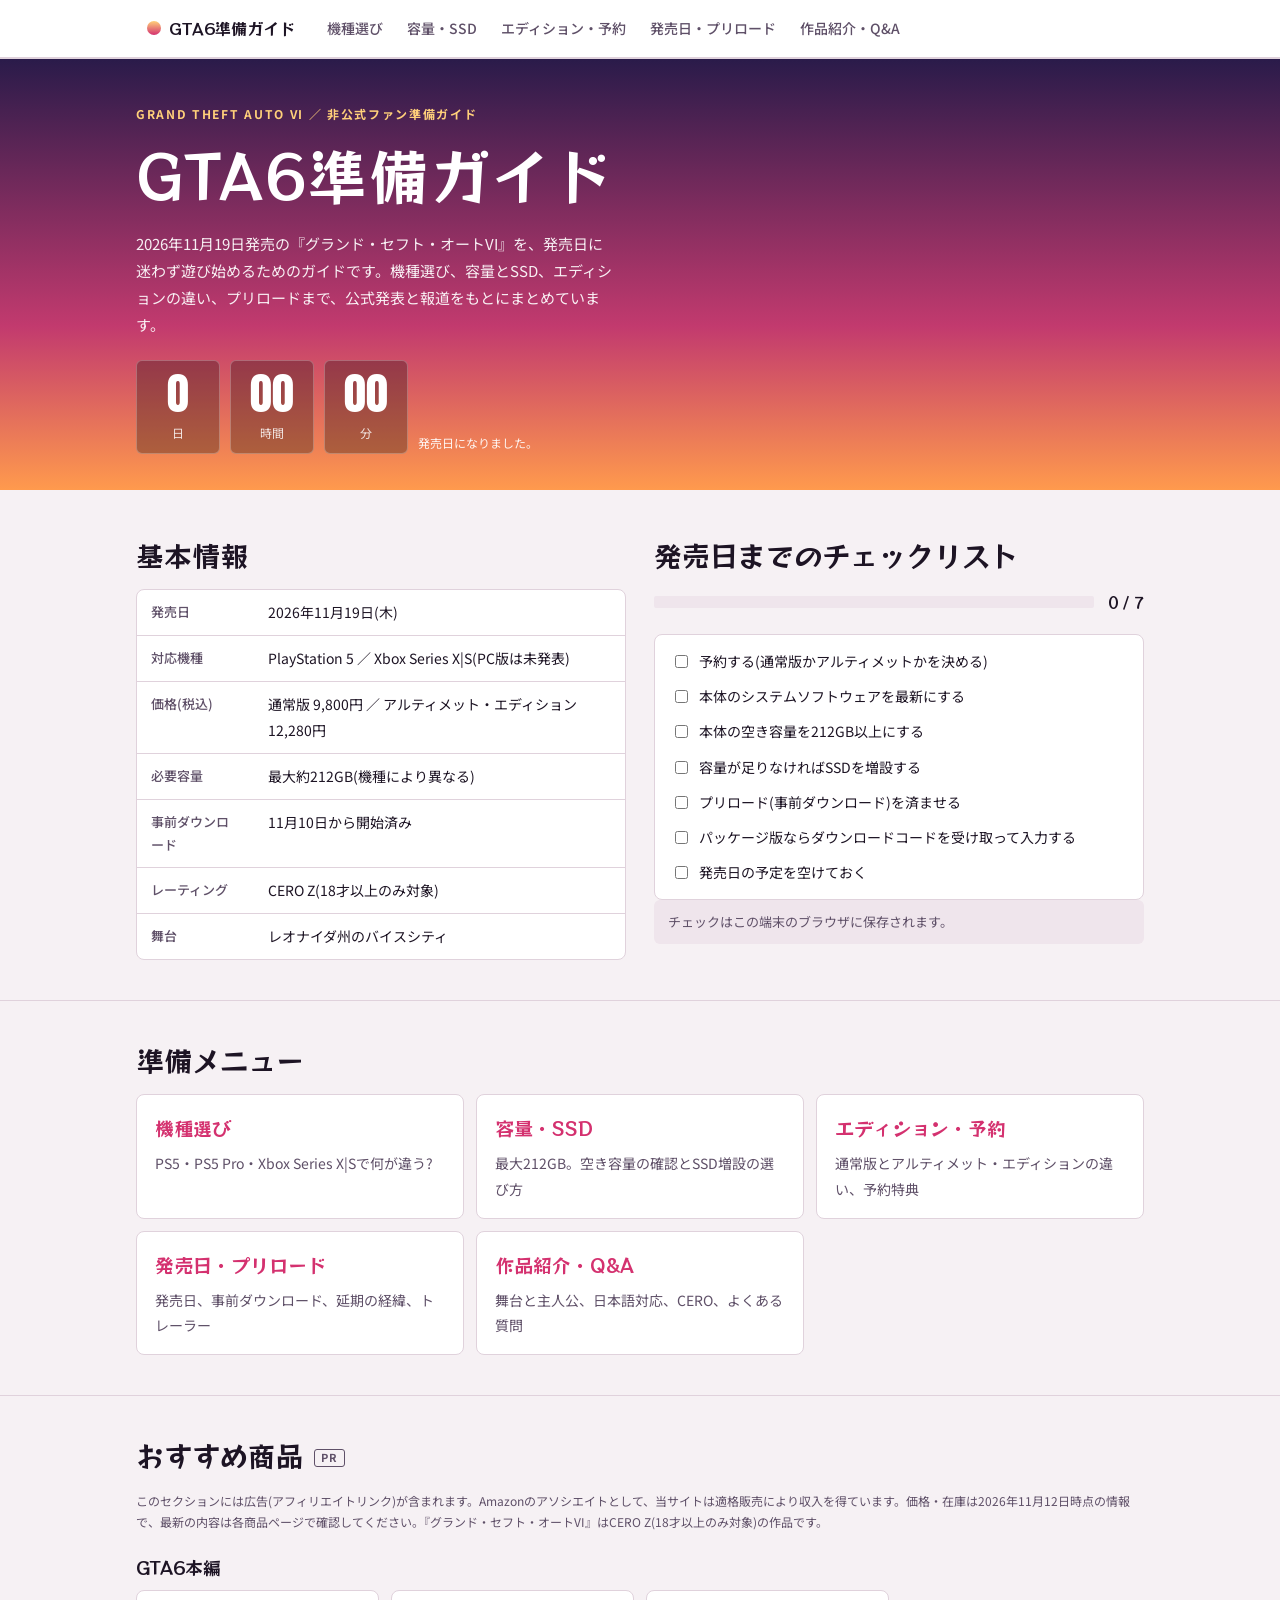
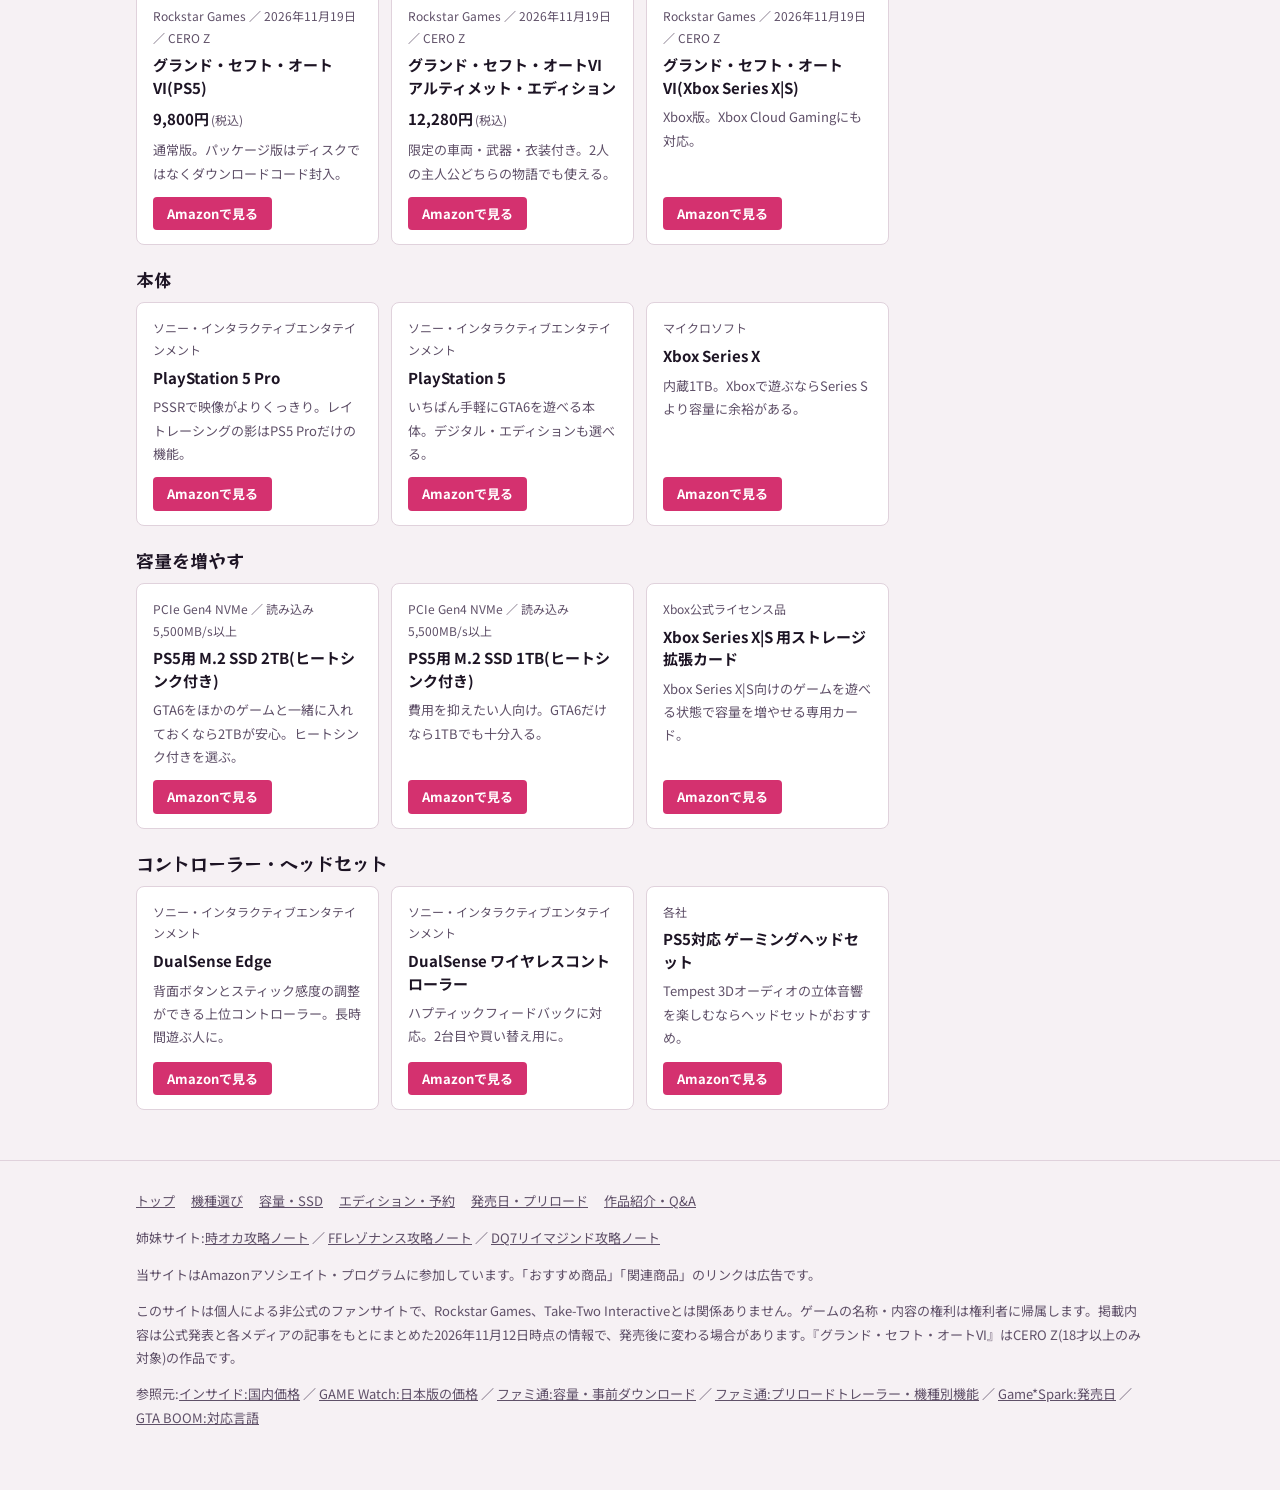
<file: index.html>
<!doctype html>
<html lang="ja">
<head>
<meta charset="utf-8">
<meta name="viewport" content="width=device-width, initial-scale=1, viewport-fit=cover">
<title>GTA6準備ガイド｜発売日・容量・PS5かXboxか・エディションの違いまとめ</title>
<meta name="description" content="2026年11月19日発売の『グランド・セフト・オートVI(GTA6)』を遊ぶための準備ガイド。発売日とプリロード、必要容量212GBとSSD増設、PS5・PS5 Pro・Xboxの違い、通常版とアルティメット・エディションの違い、予約特典、よくある質問。">
<link rel="canonical" href="https://piggy0322-wq.github.io/gta6-note/">
<meta property="og:type" content="website">
<meta property="og:site_name" content="GTA6準備ガイド">
<meta property="og:title" content="GTA6準備ガイド｜発売日・容量・PS5かXboxか・エディションの違いまとめ">
<meta property="og:description" content="2026年11月19日発売の『グランド・セフト・オートVI(GTA6)』を遊ぶための準備ガイド。発売日とプリロード、必要容量212GBとSSD増設、PS5・PS5 Pro・Xboxの違い、通常版とアルティメット・エディションの違い、予約特典、よくある質問。">
<meta property="og:url" content="https://piggy0322-wq.github.io/gta6-note/">
<meta property="og:image" content="https://piggy0322-wq.github.io/gta6-note/og.png">
<meta property="og:locale" content="ja_JP">
<meta name="twitter:card" content="summary_large_image">
<link rel="preconnect" href="https://fonts.googleapis.com">
<link rel="preconnect" href="https://fonts.gstatic.com" crossorigin>
<link rel="stylesheet" href="https://fonts.googleapis.com/css2?family=Anton&family=RocknRoll+One&family=Noto+Sans+JP:wght@400;500;700&display=swap">
<link rel="stylesheet" href="style.css">
<script type="application/ld+json">{"@context": "https://schema.org", "@type": "WebSite", "name": "GTA6準備ガイド", "url": "https://piggy0322-wq.github.io/gta6-note/", "inLanguage": "ja"}</script>
</head>
<body>
<nav class="top" aria-label="サイト内メニュー"><div class="wrap">
<a class="brand" href="index.html"><span class="sun" aria-hidden="true"></span>GTA6準備ガイド</a><a href="hardware.html">機種選び</a><a href="storage.html">容量・SSD</a><a href="editions.html">エディション・予約</a><a href="release.html">発売日・プリロード</a><a href="faq.html">作品紹介・Q&A</a>
</div></nav>
<header class="hero"><div class="wrap">
<div class="eyebrow">GRAND THEFT AUTO VI ／ 非公式ファン準備ガイド</div>
<h1>GTA6準備ガイド</h1>
<p>2026年11月19日発売の『グランド・セフト・オートVI』を、発売日に迷わず遊び始めるためのガイドです。機種選び、容量とSSD、エディションの違い、プリロードまで、公式発表と報道をもとにまとめています。</p>
<div class="count" id="countdown" data-target="2026-11-19T00:00:00+09:00"><div><b id="cdD">7</b><span>日</span></div><div><b id="cdH">00</b><span>時間</span></div><div><b id="cdM">00</b><span>分</span></div><p class="cdnote">発売日(11月19日)の0時(日本時間)までの目安。発売時刻は公式未発表です。</p></div>
</div></header>
<main>
<section><div class="wrap two">
<div><h2>基本情報</h2>
<div class="tbl"><table><tbody>
<tr><th>発売日</th><td>2026年11月19日(木)</td></tr>
<tr><th>対応機種</th><td>PlayStation 5 ／ Xbox Series X|S(PC版は未発表)</td></tr>
<tr><th>価格(税込)</th><td>通常版 9,800円 ／ アルティメット・エディション 12,280円</td></tr>
<tr><th>必要容量</th><td>最大約212GB(機種により異なる)</td></tr>
<tr><th>事前ダウンロード</th><td>11月10日から開始済み</td></tr>
<tr><th>レーティング</th><td>CERO Z(18才以上のみ対象)</td></tr>
<tr><th>舞台</th><td>レオナイダ州のバイスシティ</td></tr>
</tbody></table></div></div>
<div><h2>発売日までのチェックリスト</h2>
<div class="prog"><div class="bar" aria-hidden="true"><i id="barFill"></i></div><b id="progTxt">0 / 0</b></div>
<div class="cl1" id="checkList"><label for="pc0"><input type="checkbox" id="pc0" data-k="予約する(通常版かアルティメットかを決める)"><span>予約する(通常版かアルティメットかを決める)</span></label><label for="pc1"><input type="checkbox" id="pc1" data-k="本体のシステムソフトウェアを最新にする"><span>本体のシステムソフトウェアを最新にする</span></label><label for="pc2"><input type="checkbox" id="pc2" data-k="本体の空き容量を212GB以上にする"><span>本体の空き容量を212GB以上にする</span></label><label for="pc3"><input type="checkbox" id="pc3" data-k="容量が足りなければSSDを増設する"><span>容量が足りなければSSDを増設する</span></label><label for="pc4"><input type="checkbox" id="pc4" data-k="プリロード(事前ダウンロード)を済ませる"><span>プリロード(事前ダウンロード)を済ませる</span></label><label for="pc5"><input type="checkbox" id="pc5" data-k="パッケージ版ならダウンロードコードを受け取って入力する"><span>パッケージ版ならダウンロードコードを受け取って入力する</span></label><label for="pc6"><input type="checkbox" id="pc6" data-k="発売日の予定を空けておく"><span>発売日の予定を空けておく</span></label></div>
<p class="note">チェックはこの端末のブラウザに保存されます。</p></div>
</div></section>
<section><div class="wrap"><h2>準備メニュー</h2><div class="grid3"><a class="card link" href="hardware.html"><b>機種選び</b><span>PS5・PS5 Pro・Xbox Series X|Sで何が違う?</span></a><a class="card link" href="storage.html"><b>容量・SSD</b><span>最大212GB。空き容量の確認とSSD増設の選び方</span></a><a class="card link" href="editions.html"><b>エディション・予約</b><span>通常版とアルティメット・エディションの違い、予約特典</span></a><a class="card link" href="release.html"><b>発売日・プリロード</b><span>発売日、事前ダウンロード、延期の経緯、トレーラー</span></a><a class="card link" href="faq.html"><b>作品紹介・Q&A</b><span>舞台と主人公、日本語対応、CERO、よくある質問</span></a></div></div></section>
<section id="shop" class="shop"><div class="wrap"><div class="sh"><h2>おすすめ商品 <span class="pr">PR</span></h2></div>
<p class="disclose">このセクションには広告(アフィリエイトリンク)が含まれます。Amazonのアソシエイトとして、当サイトは適格販売により収入を得ています。価格・在庫は2026年11月12日時点の情報で、最新の内容は各商品ページで確認してください。『グランド・セフト・オートVI』はCERO Z(18才以上のみ対象)の作品です。</p>
<h3>GTA6本編</h3><div class="pgrid"><article class="prod"><div class="meta">Rockstar Games ／ 2026年11月19日 ／ CERO Z</div><b>グランド・セフト・オートVI(PS5)</b><div class="price">9,800円<small>(税込)</small></div><p>通常版。パッケージ版はディスクではなくダウンロードコード封入。</p><a class="buy" href="https://www.amazon.co.jp/s?k=%E3%82%B0%E3%83%A9%E3%83%B3%E3%83%89%E3%83%BB%E3%82%BB%E3%83%95%E3%83%88%E3%83%BB%E3%82%AA%E3%83%BC%E3%83%88VI%20PS5&tag=piggy0322-22" target="_blank" rel="sponsored noopener">Amazonで見る</a></article><article class="prod"><div class="meta">Rockstar Games ／ 2026年11月19日 ／ CERO Z</div><b>グランド・セフト・オートVI アルティメット・エディション</b><div class="price">12,280円<small>(税込)</small></div><p>限定の車両・武器・衣装付き。2人の主人公どちらの物語でも使える。</p><a class="buy" href="https://www.amazon.co.jp/s?k=%E3%82%B0%E3%83%A9%E3%83%B3%E3%83%89%E3%83%BB%E3%82%BB%E3%83%95%E3%83%88%E3%83%BB%E3%82%AA%E3%83%BC%E3%83%88VI%20%E3%82%A2%E3%83%AB%E3%83%86%E3%82%A3%E3%83%A1%E3%83%83%E3%83%88%E3%83%BB%E3%82%A8%E3%83%87%E3%82%A3%E3%82%B7%E3%83%A7%E3%83%B3&tag=piggy0322-22" target="_blank" rel="sponsored noopener">Amazonで見る</a></article><article class="prod"><div class="meta">Rockstar Games ／ 2026年11月19日 ／ CERO Z</div><b>グランド・セフト・オートVI(Xbox Series X|S)</b><p>Xbox版。Xbox Cloud Gamingにも対応。</p><a class="buy" href="https://www.amazon.co.jp/s?k=%E3%82%B0%E3%83%A9%E3%83%B3%E3%83%89%E3%83%BB%E3%82%BB%E3%83%95%E3%83%88%E3%83%BB%E3%82%AA%E3%83%BC%E3%83%88VI%20Xbox&tag=piggy0322-22" target="_blank" rel="sponsored noopener">Amazonで見る</a></article></div>
<h3>本体</h3><div class="pgrid"><article class="prod"><div class="meta">ソニー・インタラクティブエンタテインメント</div><b>PlayStation 5 Pro</b><p>PSSRで映像がよりくっきり。レイトレーシングの影はPS5 Proだけの機能。</p><a class="buy" href="https://www.amazon.co.jp/s?k=PlayStation%205%20Pro&tag=piggy0322-22" target="_blank" rel="sponsored noopener">Amazonで見る</a></article><article class="prod"><div class="meta">ソニー・インタラクティブエンタテインメント</div><b>PlayStation 5</b><p>いちばん手軽にGTA6を遊べる本体。デジタル・エディションも選べる。</p><a class="buy" href="https://www.amazon.co.jp/s?k=PlayStation%205%20%E6%9C%AC%E4%BD%93&tag=piggy0322-22" target="_blank" rel="sponsored noopener">Amazonで見る</a></article><article class="prod"><div class="meta">マイクロソフト</div><b>Xbox Series X</b><p>内蔵1TB。Xboxで遊ぶならSeries Sより容量に余裕がある。</p><a class="buy" href="https://www.amazon.co.jp/s?k=Xbox%20Series%20X%20%E6%9C%AC%E4%BD%93&tag=piggy0322-22" target="_blank" rel="sponsored noopener">Amazonで見る</a></article></div>
<h3>容量を増やす</h3><div class="pgrid"><article class="prod"><div class="meta">PCIe Gen4 NVMe ／ 読み込み5,500MB/s以上</div><b>PS5用 M.2 SSD 2TB(ヒートシンク付き)</b><p>GTA6をほかのゲームと一緒に入れておくなら2TBが安心。ヒートシンク付きを選ぶ。</p><a class="buy" href="https://www.amazon.co.jp/s?k=PS5%20%E5%A2%97%E8%A8%AD%20SSD%202TB%20%E3%83%92%E3%83%BC%E3%83%88%E3%82%B7%E3%83%B3%E3%82%AF&tag=piggy0322-22" target="_blank" rel="sponsored noopener">Amazonで見る</a></article><article class="prod"><div class="meta">PCIe Gen4 NVMe ／ 読み込み5,500MB/s以上</div><b>PS5用 M.2 SSD 1TB(ヒートシンク付き)</b><p>費用を抑えたい人向け。GTA6だけなら1TBでも十分入る。</p><a class="buy" href="https://www.amazon.co.jp/s?k=PS5%20%E5%A2%97%E8%A8%AD%20SSD%201TB%20%E3%83%92%E3%83%BC%E3%83%88%E3%82%B7%E3%83%B3%E3%82%AF&tag=piggy0322-22" target="_blank" rel="sponsored noopener">Amazonで見る</a></article><article class="prod"><div class="meta">Xbox公式ライセンス品</div><b>Xbox Series X|S 用ストレージ拡張カード</b><p>Xbox Series X|S向けのゲームを遊べる状態で容量を増やせる専用カード。</p><a class="buy" href="https://www.amazon.co.jp/s?k=Xbox%20Series%20X%7CS%20%E3%82%B9%E3%83%88%E3%83%AC%E3%83%BC%E3%82%B8%E6%8B%A1%E5%BC%B5%E3%82%AB%E3%83%BC%E3%83%89&tag=piggy0322-22" target="_blank" rel="sponsored noopener">Amazonで見る</a></article></div>
<h3>コントローラー・ヘッドセット</h3><div class="pgrid"><article class="prod"><div class="meta">ソニー・インタラクティブエンタテインメント</div><b>DualSense Edge</b><p>背面ボタンとスティック感度の調整ができる上位コントローラー。長時間遊ぶ人に。</p><a class="buy" href="https://www.amazon.co.jp/s?k=DualSense%20Edge&tag=piggy0322-22" target="_blank" rel="sponsored noopener">Amazonで見る</a></article><article class="prod"><div class="meta">ソニー・インタラクティブエンタテインメント</div><b>DualSense ワイヤレスコントローラー</b><p>ハプティックフィードバックに対応。2台目や買い替え用に。</p><a class="buy" href="https://www.amazon.co.jp/s?k=DualSense%20%E3%83%AF%E3%82%A4%E3%83%A4%E3%83%AC%E3%82%B9%E3%82%B3%E3%83%B3%E3%83%88%E3%83%AD%E3%83%BC%E3%83%A9%E3%83%BC&tag=piggy0322-22" target="_blank" rel="sponsored noopener">Amazonで見る</a></article><article class="prod"><div class="meta">各社</div><b>PS5対応 ゲーミングヘッドセット</b><p>Tempest 3Dオーディオの立体音響を楽しむならヘッドセットがおすすめ。</p><a class="buy" href="https://www.amazon.co.jp/s?k=PS5%20%E3%83%98%E3%83%83%E3%83%89%E3%82%BB%E3%83%83%E3%83%88&tag=piggy0322-22" target="_blank" rel="sponsored noopener">Amazonで見る</a></article></div>
</div></section></main><footer><div class="wrap">
<nav class="fnav" aria-label="サイトマップ"><a href="index.html">トップ</a><a href="hardware.html">機種選び</a><a href="storage.html">容量・SSD</a><a href="editions.html">エディション・予約</a><a href="release.html">発売日・プリロード</a><a href="faq.html">作品紹介・Q&A</a></nav>
<p>姉妹サイト:<a href="https://piggy0322-wq.github.io/tokioka-note/">時オカ攻略ノート</a> ／ <a href="https://piggy0322-wq.github.io/ffrs-note/">FFレゾナンス攻略ノート</a> ／ <a href="https://piggy0322-wq.github.io/dq7r-note/">DQ7リイマジンド攻略ノート</a></p>
<p>当サイトはAmazonアソシエイト・プログラムに参加しています。「おすすめ商品」「関連商品」のリンクは広告です。</p>
<p>このサイトは個人による非公式のファンサイトで、Rockstar Games、Take-Two Interactiveとは関係ありません。ゲームの名称・内容の権利は権利者に帰属します。掲載内容は公式発表と各メディアの記事をもとにまとめた2026年11月12日時点の情報で、発売後に変わる場合があります。『グランド・セフト・オートVI』はCERO Z(18才以上のみ対象)の作品です。</p>
<p>参照元:<a href="https://www.inside-games.jp/article/2026/06/25/183523.html" target="_blank" rel="noopener">インサイド:国内価格</a> ／ <a href="https://game.watch.impress.co.jp/docs/news/2119816.html" target="_blank" rel="noopener">GAME Watch:日本版の価格</a> ／ <a href="https://www.famitsu.com/article/202611/92972" target="_blank" rel="noopener">ファミ通:容量・事前ダウンロード</a> ／ <a href="https://www.famitsu.com/article/202611/93667" target="_blank" rel="noopener">ファミ通:プリロードトレーラー・機種別機能</a> ／ <a href="https://www.gamespark.jp/article/2026/05/18/166539.html" target="_blank" rel="noopener">Game*Spark:発売日</a> ／ <a href="https://www.gtaboom.com/gta-6-is-getting-13-languages-at-launch-5ced" target="_blank" rel="noopener">GTA BOOM:対応言語</a></p>
</div></footer>
<script src="site.js"></script>
</body>
</html>
</file>
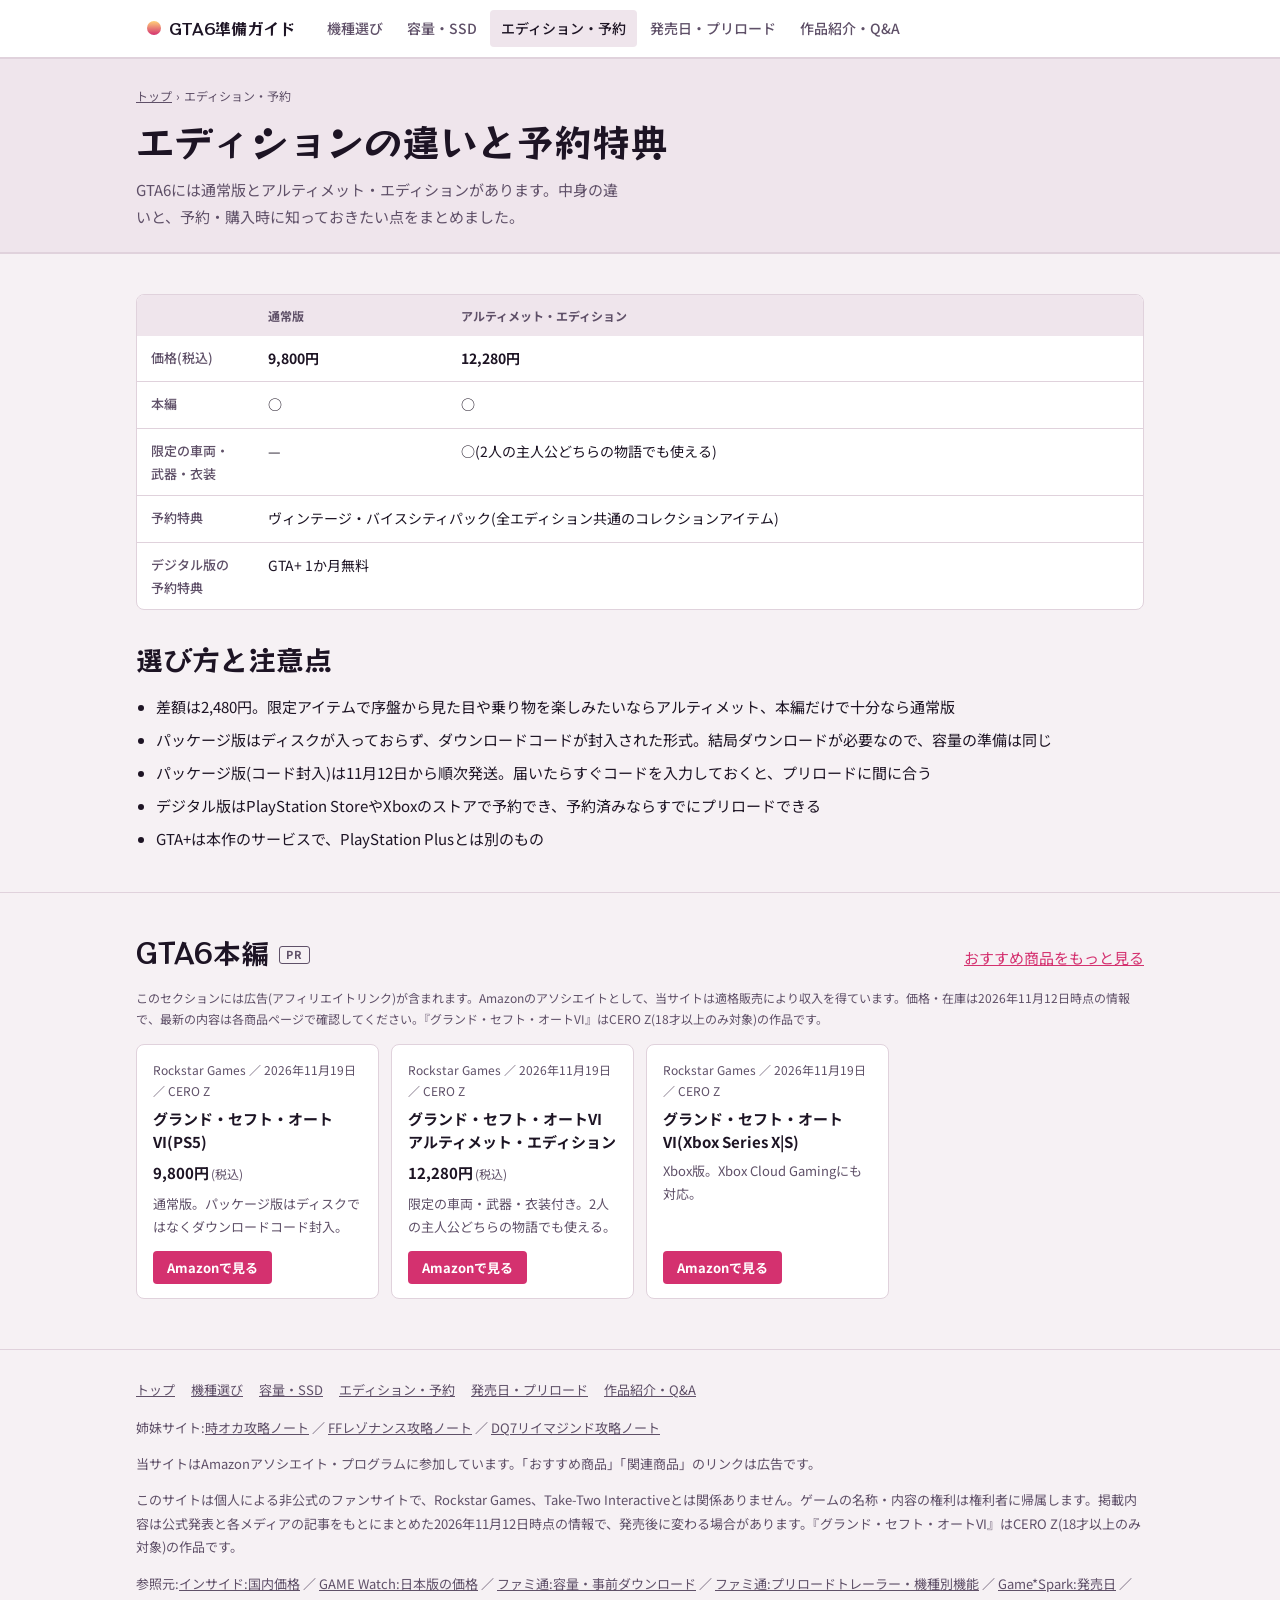
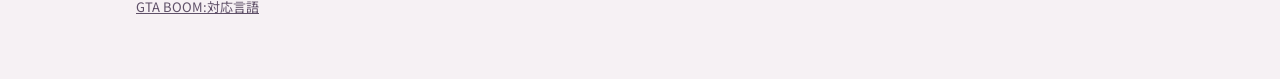
<file: editions.html>
<!doctype html>
<html lang="ja">
<head>
<meta charset="utf-8">
<meta name="viewport" content="width=device-width, initial-scale=1, viewport-fit=cover">
<title>GTA6通常版とアルティメット・エディションの違い・予約特典・パッケージ版の注意｜GTA6準備ガイド</title>
<meta name="description" content="『GTA6』の通常版(9,800円)とアルティメット・エディション(12,280円)の違い。限定の車両・武器・衣装、予約特典ヴィンテージ・バイスシティパック、デジタル版のGTA+1か月無料、パッケージ版はディスクなしのコード封入。">
<link rel="canonical" href="https://piggy0322-wq.github.io/gta6-note/editions.html">
<meta property="og:type" content="article">
<meta property="og:site_name" content="GTA6準備ガイド">
<meta property="og:title" content="GTA6通常版とアルティメット・エディションの違い・予約特典・パッケージ版の注意｜GTA6準備ガイド">
<meta property="og:description" content="『GTA6』の通常版(9,800円)とアルティメット・エディション(12,280円)の違い。限定の車両・武器・衣装、予約特典ヴィンテージ・バイスシティパック、デジタル版のGTA+1か月無料、パッケージ版はディスクなしのコード封入。">
<meta property="og:url" content="https://piggy0322-wq.github.io/gta6-note/editions.html">
<meta property="og:image" content="https://piggy0322-wq.github.io/gta6-note/og.png">
<meta property="og:locale" content="ja_JP">
<meta name="twitter:card" content="summary_large_image">
<link rel="preconnect" href="https://fonts.googleapis.com">
<link rel="preconnect" href="https://fonts.gstatic.com" crossorigin>
<link rel="stylesheet" href="https://fonts.googleapis.com/css2?family=Anton&family=RocknRoll+One&family=Noto+Sans+JP:wght@400;500;700&display=swap">
<link rel="stylesheet" href="style.css">
<script type="application/ld+json">{"@context": "https://schema.org", "@type": "BreadcrumbList", "itemListElement": [{"@type": "ListItem", "position": 1, "name": "トップ", "item": "https://piggy0322-wq.github.io/gta6-note/"}, {"@type": "ListItem", "position": 2, "name": "エディション・予約", "item": "https://piggy0322-wq.github.io/gta6-note/editions.html"}]}</script>
</head>
<body>
<nav class="top" aria-label="サイト内メニュー"><div class="wrap">
<a class="brand" href="index.html"><span class="sun" aria-hidden="true"></span>GTA6準備ガイド</a><a href="hardware.html">機種選び</a><a href="storage.html">容量・SSD</a><a href="editions.html" aria-current="page">エディション・予約</a><a href="release.html">発売日・プリロード</a><a href="faq.html">作品紹介・Q&A</a>
</div></nav>
<header class="phead"><div class="wrap"><ol class="crumbs"><li><a href="index.html">トップ</a></li><li aria-current="page">エディション・予約</li></ol><h1>エディションの違いと予約特典</h1><p>GTA6には通常版とアルティメット・エディションがあります。中身の違いと、予約・購入時に知っておきたい点をまとめました。</p></div></header><main><section><div class="wrap">
<div class="tbl"><table class="wide"><thead><tr><th></th><th>通常版</th><th>アルティメット・エディション</th></tr></thead><tbody>
<tr><th>価格(税込)</th><td class="num">9,800円</td><td class="num">12,280円</td></tr>
<tr><th>本編</th><td>○</td><td>○</td></tr>
<tr><th>限定の車両・武器・衣装</th><td>—</td><td>○(2人の主人公どちらの物語でも使える)</td></tr>
<tr><th>予約特典</th><td colspan="2">ヴィンテージ・バイスシティパック(全エディション共通のコレクションアイテム)</td></tr>
<tr><th>デジタル版の予約特典</th><td colspan="2">GTA+ 1か月無料</td></tr>
</tbody></table></div>
<h2 style="margin-top:30px">選び方と注意点</h2><ul class="tips"><li>差額は2,480円。限定アイテムで序盤から見た目や乗り物を楽しみたいならアルティメット、本編だけで十分なら通常版</li><li>パッケージ版はディスクが入っておらず、ダウンロードコードが封入された形式。結局ダウンロードが必要なので、容量の準備は同じ</li><li>パッケージ版(コード封入)は11月12日から順次発送。届いたらすぐコードを入力しておくと、プリロードに間に合う</li><li>デジタル版はPlayStation StoreやXboxのストアで予約でき、予約済みならすでにプリロードできる</li><li>GTA+は本作のサービスで、PlayStation Plusとは別のもの</li></ul>
</div></section></main><section class="shop"><div class="wrap"><div class="sh"><h2>GTA6本編 <span class="pr">PR</span></h2><a href="index.html#shop">おすすめ商品をもっと見る</a></div>
<p class="disclose">このセクションには広告(アフィリエイトリンク)が含まれます。Amazonのアソシエイトとして、当サイトは適格販売により収入を得ています。価格・在庫は2026年11月12日時点の情報で、最新の内容は各商品ページで確認してください。『グランド・セフト・オートVI』はCERO Z(18才以上のみ対象)の作品です。</p><div class="pgrid"><article class="prod"><div class="meta">Rockstar Games ／ 2026年11月19日 ／ CERO Z</div><b>グランド・セフト・オートVI(PS5)</b><div class="price">9,800円<small>(税込)</small></div><p>通常版。パッケージ版はディスクではなくダウンロードコード封入。</p><a class="buy" href="https://www.amazon.co.jp/s?k=%E3%82%B0%E3%83%A9%E3%83%B3%E3%83%89%E3%83%BB%E3%82%BB%E3%83%95%E3%83%88%E3%83%BB%E3%82%AA%E3%83%BC%E3%83%88VI%20PS5&tag=piggy0322-22" target="_blank" rel="sponsored noopener">Amazonで見る</a></article><article class="prod"><div class="meta">Rockstar Games ／ 2026年11月19日 ／ CERO Z</div><b>グランド・セフト・オートVI アルティメット・エディション</b><div class="price">12,280円<small>(税込)</small></div><p>限定の車両・武器・衣装付き。2人の主人公どちらの物語でも使える。</p><a class="buy" href="https://www.amazon.co.jp/s?k=%E3%82%B0%E3%83%A9%E3%83%B3%E3%83%89%E3%83%BB%E3%82%BB%E3%83%95%E3%83%88%E3%83%BB%E3%82%AA%E3%83%BC%E3%83%88VI%20%E3%82%A2%E3%83%AB%E3%83%86%E3%82%A3%E3%83%A1%E3%83%83%E3%83%88%E3%83%BB%E3%82%A8%E3%83%87%E3%82%A3%E3%82%B7%E3%83%A7%E3%83%B3&tag=piggy0322-22" target="_blank" rel="sponsored noopener">Amazonで見る</a></article><article class="prod"><div class="meta">Rockstar Games ／ 2026年11月19日 ／ CERO Z</div><b>グランド・セフト・オートVI(Xbox Series X|S)</b><p>Xbox版。Xbox Cloud Gamingにも対応。</p><a class="buy" href="https://www.amazon.co.jp/s?k=%E3%82%B0%E3%83%A9%E3%83%B3%E3%83%89%E3%83%BB%E3%82%BB%E3%83%95%E3%83%88%E3%83%BB%E3%82%AA%E3%83%BC%E3%83%88VI%20Xbox&tag=piggy0322-22" target="_blank" rel="sponsored noopener">Amazonで見る</a></article></div></div></section><footer><div class="wrap">
<nav class="fnav" aria-label="サイトマップ"><a href="index.html">トップ</a><a href="hardware.html">機種選び</a><a href="storage.html">容量・SSD</a><a href="editions.html">エディション・予約</a><a href="release.html">発売日・プリロード</a><a href="faq.html">作品紹介・Q&A</a></nav>
<p>姉妹サイト:<a href="https://piggy0322-wq.github.io/tokioka-note/">時オカ攻略ノート</a> ／ <a href="https://piggy0322-wq.github.io/ffrs-note/">FFレゾナンス攻略ノート</a> ／ <a href="https://piggy0322-wq.github.io/dq7r-note/">DQ7リイマジンド攻略ノート</a></p>
<p>当サイトはAmazonアソシエイト・プログラムに参加しています。「おすすめ商品」「関連商品」のリンクは広告です。</p>
<p>このサイトは個人による非公式のファンサイトで、Rockstar Games、Take-Two Interactiveとは関係ありません。ゲームの名称・内容の権利は権利者に帰属します。掲載内容は公式発表と各メディアの記事をもとにまとめた2026年11月12日時点の情報で、発売後に変わる場合があります。『グランド・セフト・オートVI』はCERO Z(18才以上のみ対象)の作品です。</p>
<p>参照元:<a href="https://www.inside-games.jp/article/2026/06/25/183523.html" target="_blank" rel="noopener">インサイド:国内価格</a> ／ <a href="https://game.watch.impress.co.jp/docs/news/2119816.html" target="_blank" rel="noopener">GAME Watch:日本版の価格</a> ／ <a href="https://www.famitsu.com/article/202611/92972" target="_blank" rel="noopener">ファミ通:容量・事前ダウンロード</a> ／ <a href="https://www.famitsu.com/article/202611/93667" target="_blank" rel="noopener">ファミ通:プリロードトレーラー・機種別機能</a> ／ <a href="https://www.gamespark.jp/article/2026/05/18/166539.html" target="_blank" rel="noopener">Game*Spark:発売日</a> ／ <a href="https://www.gtaboom.com/gta-6-is-getting-13-languages-at-launch-5ced" target="_blank" rel="noopener">GTA BOOM:対応言語</a></p>
</div></footer>
<script src="site.js"></script>
</body>
</html>
</file>
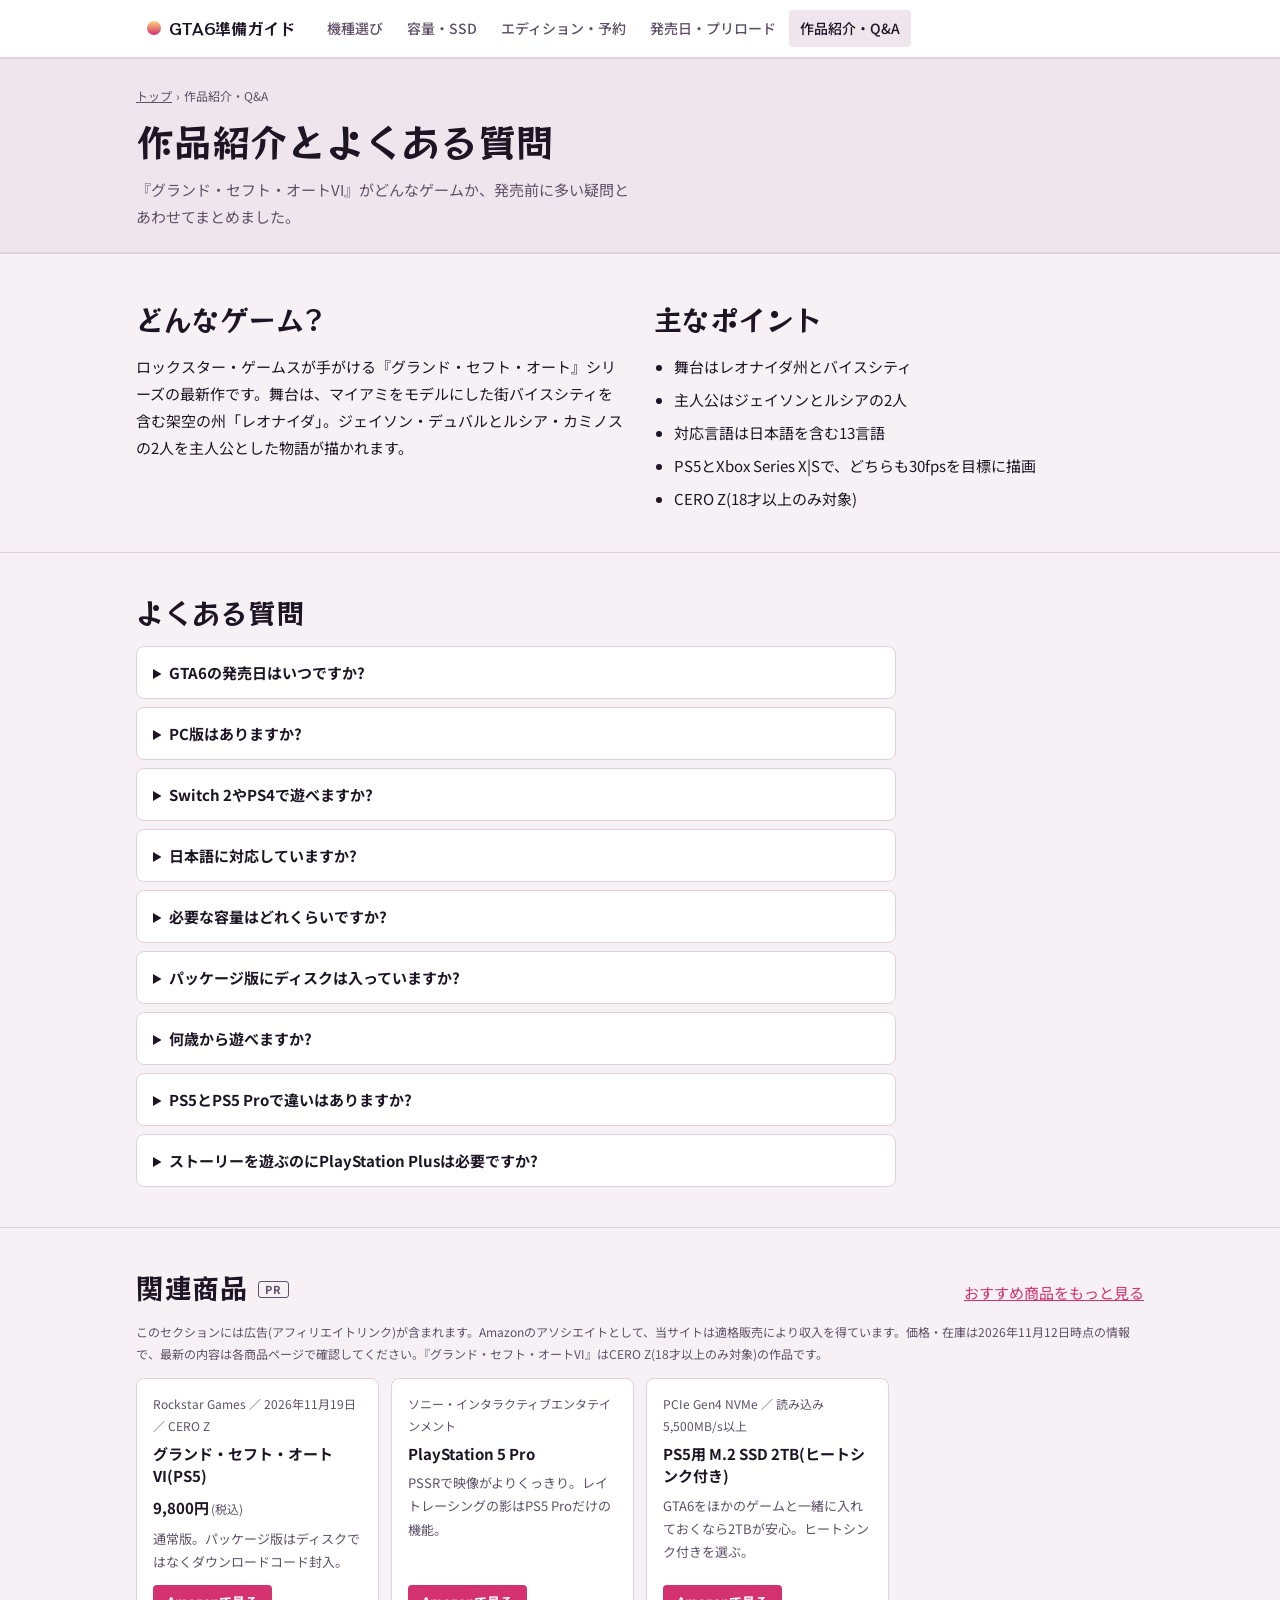
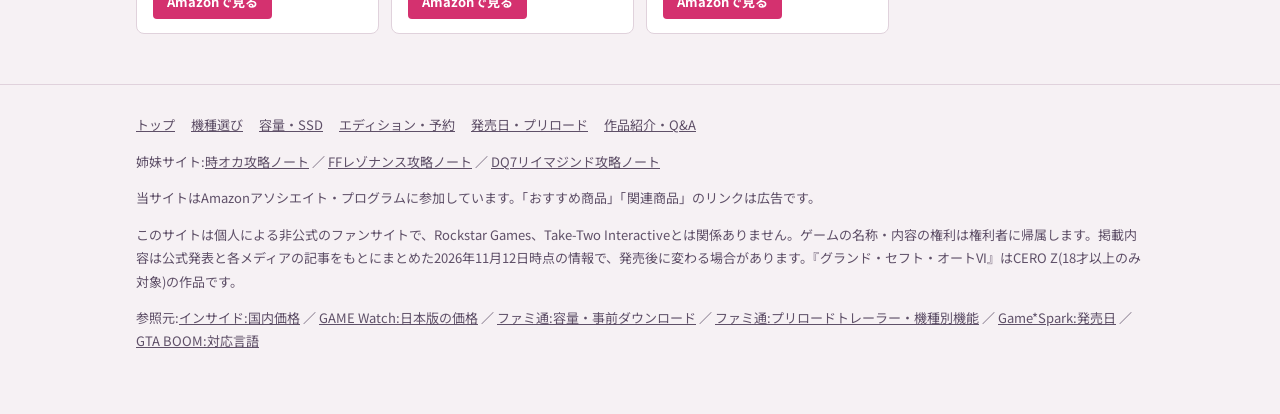
<file: faq.html>
<!doctype html>
<html lang="ja">
<head>
<meta charset="utf-8">
<meta name="viewport" content="width=device-width, initial-scale=1, viewport-fit=cover">
<title>GTA6はどんなゲーム?舞台・主人公・日本語対応・CEROとよくある質問｜GTA6準備ガイド</title>
<meta name="description" content="『GTA6』の作品紹介とよくある質問。舞台はレオナイダ州のバイスシティ、主人公はジェイソンとルシア。PC版やSwitch 2版の有無、日本語対応、必要容量、パッケージ版の中身、CERO Z、PS5 Proとの違い、PS Plusの必要性。">
<link rel="canonical" href="https://piggy0322-wq.github.io/gta6-note/faq.html">
<meta property="og:type" content="article">
<meta property="og:site_name" content="GTA6準備ガイド">
<meta property="og:title" content="GTA6はどんなゲーム?舞台・主人公・日本語対応・CEROとよくある質問｜GTA6準備ガイド">
<meta property="og:description" content="『GTA6』の作品紹介とよくある質問。舞台はレオナイダ州のバイスシティ、主人公はジェイソンとルシア。PC版やSwitch 2版の有無、日本語対応、必要容量、パッケージ版の中身、CERO Z、PS5 Proとの違い、PS Plusの必要性。">
<meta property="og:url" content="https://piggy0322-wq.github.io/gta6-note/faq.html">
<meta property="og:image" content="https://piggy0322-wq.github.io/gta6-note/og.png">
<meta property="og:locale" content="ja_JP">
<meta name="twitter:card" content="summary_large_image">
<link rel="preconnect" href="https://fonts.googleapis.com">
<link rel="preconnect" href="https://fonts.gstatic.com" crossorigin>
<link rel="stylesheet" href="https://fonts.googleapis.com/css2?family=Anton&family=RocknRoll+One&family=Noto+Sans+JP:wght@400;500;700&display=swap">
<link rel="stylesheet" href="style.css">
<script type="application/ld+json">[{"@context": "https://schema.org", "@type": "BreadcrumbList", "itemListElement": [{"@type": "ListItem", "position": 1, "name": "トップ", "item": "https://piggy0322-wq.github.io/gta6-note/"}, {"@type": "ListItem", "position": 2, "name": "作品紹介・Q&A", "item": "https://piggy0322-wq.github.io/gta6-note/faq.html"}]}, {"@context": "https://schema.org", "@type": "FAQPage", "mainEntity": [{"@type": "Question", "name": "GTA6の発売日はいつですか?", "acceptedAnswer": {"@type": "Answer", "text": "2026年11月19日(木)です。PS5とXbox Series X|Sで同時に発売されます。"}}, {"@type": "Question", "name": "PC版はありますか?", "acceptedAnswer": {"@type": "Answer", "text": "2026年11月12日時点で、PC版は発表されていません。"}}, {"@type": "Question", "name": "Switch 2やPS4で遊べますか?", "acceptedAnswer": {"@type": "Answer", "text": "遊べません。対応機種はPS5とXbox Series X|Sです。"}}, {"@type": "Question", "name": "日本語に対応していますか?", "acceptedAnswer": {"@type": "Answer", "text": "対応言語13言語の中に日本語が含まれています。字幕と音声のどちらに対応するかの詳細は、公式からの発表を確認してください。"}}, {"@type": "Question", "name": "必要な容量はどれくらいですか?", "acceptedAnswer": {"@type": "Answer", "text": "最大で約212GBです。発売後のアップデートで増えることもあるので、余裕を持って空けておきましょう。"}}, {"@type": "Question", "name": "パッケージ版にディスクは入っていますか?", "acceptedAnswer": {"@type": "Answer", "text": "入っていません。ダウンロードコードが封入された形式なので、本編はダウンロードして遊びます。"}}, {"@type": "Question", "name": "何歳から遊べますか?", "acceptedAnswer": {"@type": "Answer", "text": "CERO Z(18才以上のみ対象)の作品です。18才未満の方は購入できません。"}}, {"@type": "Question", "name": "PS5とPS5 Proで違いはありますか?", "acceptedAnswer": {"@type": "Answer", "text": "PS5 ProではPSSRで映像がよりくっきりし、レイトレーシングの影が使えます。どちらも30fpsでの動作を目標にしています。"}}, {"@type": "Question", "name": "ストーリーを遊ぶのにPlayStation Plusは必要ですか?", "acceptedAnswer": {"@type": "Answer", "text": "PlayStation Storeではオフラインプレイに対応した1人用ゲームと表示されています。オンライン要素に必要な条件は、発売後に公式の案内を確認してください。"}}]}]</script>
</head>
<body>
<nav class="top" aria-label="サイト内メニュー"><div class="wrap">
<a class="brand" href="index.html"><span class="sun" aria-hidden="true"></span>GTA6準備ガイド</a><a href="hardware.html">機種選び</a><a href="storage.html">容量・SSD</a><a href="editions.html">エディション・予約</a><a href="release.html">発売日・プリロード</a><a href="faq.html" aria-current="page">作品紹介・Q&A</a>
</div></nav>
<header class="phead"><div class="wrap"><ol class="crumbs"><li><a href="index.html">トップ</a></li><li aria-current="page">作品紹介・Q&A</li></ol><h1>作品紹介とよくある質問</h1><p>『グランド・セフト・オートVI』がどんなゲームか、発売前に多い疑問とあわせてまとめました。</p></div></header><main>
<section><div class="wrap two">
<div><h2>どんなゲーム?</h2><p>ロックスター・ゲームスが手がける『グランド・セフト・オート』シリーズの最新作です。舞台は、マイアミをモデルにした街バイスシティを含む架空の州「レオナイダ」。ジェイソン・デュバルとルシア・カミノスの2人を主人公とした物語が描かれます。</p></div>
<div><h2>主なポイント</h2><ul class="tips"><li>舞台はレオナイダ州とバイスシティ</li><li>主人公はジェイソンとルシアの2人</li><li>対応言語は日本語を含む13言語</li><li>PS5とXbox Series X|Sで、どちらも30fpsを目標に描画</li><li>CERO Z(18才以上のみ対象)</li></ul></div>
</div></section>
<section><div class="wrap"><h2>よくある質問</h2><div class="faqs"><details class="faq"><summary>GTA6の発売日はいつですか?</summary><p>2026年11月19日(木)です。PS5とXbox Series X|Sで同時に発売されます。</p></details><details class="faq"><summary>PC版はありますか?</summary><p>2026年11月12日時点で、PC版は発表されていません。</p></details><details class="faq"><summary>Switch 2やPS4で遊べますか?</summary><p>遊べません。対応機種はPS5とXbox Series X|Sです。</p></details><details class="faq"><summary>日本語に対応していますか?</summary><p>対応言語13言語の中に日本語が含まれています。字幕と音声のどちらに対応するかの詳細は、公式からの発表を確認してください。</p></details><details class="faq"><summary>必要な容量はどれくらいですか?</summary><p>最大で約212GBです。発売後のアップデートで増えることもあるので、余裕を持って空けておきましょう。</p></details><details class="faq"><summary>パッケージ版にディスクは入っていますか?</summary><p>入っていません。ダウンロードコードが封入された形式なので、本編はダウンロードして遊びます。</p></details><details class="faq"><summary>何歳から遊べますか?</summary><p>CERO Z(18才以上のみ対象)の作品です。18才未満の方は購入できません。</p></details><details class="faq"><summary>PS5とPS5 Proで違いはありますか?</summary><p>PS5 ProではPSSRで映像がよりくっきりし、レイトレーシングの影が使えます。どちらも30fpsでの動作を目標にしています。</p></details><details class="faq"><summary>ストーリーを遊ぶのにPlayStation Plusは必要ですか?</summary><p>PlayStation Storeではオフラインプレイに対応した1人用ゲームと表示されています。オンライン要素に必要な条件は、発売後に公式の案内を確認してください。</p></details></div></div></section>
</main><section class="shop"><div class="wrap"><div class="sh"><h2>関連商品 <span class="pr">PR</span></h2><a href="index.html#shop">おすすめ商品をもっと見る</a></div>
<p class="disclose">このセクションには広告(アフィリエイトリンク)が含まれます。Amazonのアソシエイトとして、当サイトは適格販売により収入を得ています。価格・在庫は2026年11月12日時点の情報で、最新の内容は各商品ページで確認してください。『グランド・セフト・オートVI』はCERO Z(18才以上のみ対象)の作品です。</p><div class="pgrid"><article class="prod"><div class="meta">Rockstar Games ／ 2026年11月19日 ／ CERO Z</div><b>グランド・セフト・オートVI(PS5)</b><div class="price">9,800円<small>(税込)</small></div><p>通常版。パッケージ版はディスクではなくダウンロードコード封入。</p><a class="buy" href="https://www.amazon.co.jp/s?k=%E3%82%B0%E3%83%A9%E3%83%B3%E3%83%89%E3%83%BB%E3%82%BB%E3%83%95%E3%83%88%E3%83%BB%E3%82%AA%E3%83%BC%E3%83%88VI%20PS5&tag=piggy0322-22" target="_blank" rel="sponsored noopener">Amazonで見る</a></article><article class="prod"><div class="meta">ソニー・インタラクティブエンタテインメント</div><b>PlayStation 5 Pro</b><p>PSSRで映像がよりくっきり。レイトレーシングの影はPS5 Proだけの機能。</p><a class="buy" href="https://www.amazon.co.jp/s?k=PlayStation%205%20Pro&tag=piggy0322-22" target="_blank" rel="sponsored noopener">Amazonで見る</a></article><article class="prod"><div class="meta">PCIe Gen4 NVMe ／ 読み込み5,500MB/s以上</div><b>PS5用 M.2 SSD 2TB(ヒートシンク付き)</b><p>GTA6をほかのゲームと一緒に入れておくなら2TBが安心。ヒートシンク付きを選ぶ。</p><a class="buy" href="https://www.amazon.co.jp/s?k=PS5%20%E5%A2%97%E8%A8%AD%20SSD%202TB%20%E3%83%92%E3%83%BC%E3%83%88%E3%82%B7%E3%83%B3%E3%82%AF&tag=piggy0322-22" target="_blank" rel="sponsored noopener">Amazonで見る</a></article></div></div></section><footer><div class="wrap">
<nav class="fnav" aria-label="サイトマップ"><a href="index.html">トップ</a><a href="hardware.html">機種選び</a><a href="storage.html">容量・SSD</a><a href="editions.html">エディション・予約</a><a href="release.html">発売日・プリロード</a><a href="faq.html">作品紹介・Q&A</a></nav>
<p>姉妹サイト:<a href="https://piggy0322-wq.github.io/tokioka-note/">時オカ攻略ノート</a> ／ <a href="https://piggy0322-wq.github.io/ffrs-note/">FFレゾナンス攻略ノート</a> ／ <a href="https://piggy0322-wq.github.io/dq7r-note/">DQ7リイマジンド攻略ノート</a></p>
<p>当サイトはAmazonアソシエイト・プログラムに参加しています。「おすすめ商品」「関連商品」のリンクは広告です。</p>
<p>このサイトは個人による非公式のファンサイトで、Rockstar Games、Take-Two Interactiveとは関係ありません。ゲームの名称・内容の権利は権利者に帰属します。掲載内容は公式発表と各メディアの記事をもとにまとめた2026年11月12日時点の情報で、発売後に変わる場合があります。『グランド・セフト・オートVI』はCERO Z(18才以上のみ対象)の作品です。</p>
<p>参照元:<a href="https://www.inside-games.jp/article/2026/06/25/183523.html" target="_blank" rel="noopener">インサイド:国内価格</a> ／ <a href="https://game.watch.impress.co.jp/docs/news/2119816.html" target="_blank" rel="noopener">GAME Watch:日本版の価格</a> ／ <a href="https://www.famitsu.com/article/202611/92972" target="_blank" rel="noopener">ファミ通:容量・事前ダウンロード</a> ／ <a href="https://www.famitsu.com/article/202611/93667" target="_blank" rel="noopener">ファミ通:プリロードトレーラー・機種別機能</a> ／ <a href="https://www.gamespark.jp/article/2026/05/18/166539.html" target="_blank" rel="noopener">Game*Spark:発売日</a> ／ <a href="https://www.gtaboom.com/gta-6-is-getting-13-languages-at-launch-5ced" target="_blank" rel="noopener">GTA BOOM:対応言語</a></p>
</div></footer>
<script src="site.js"></script>
</body>
</html>
</file>
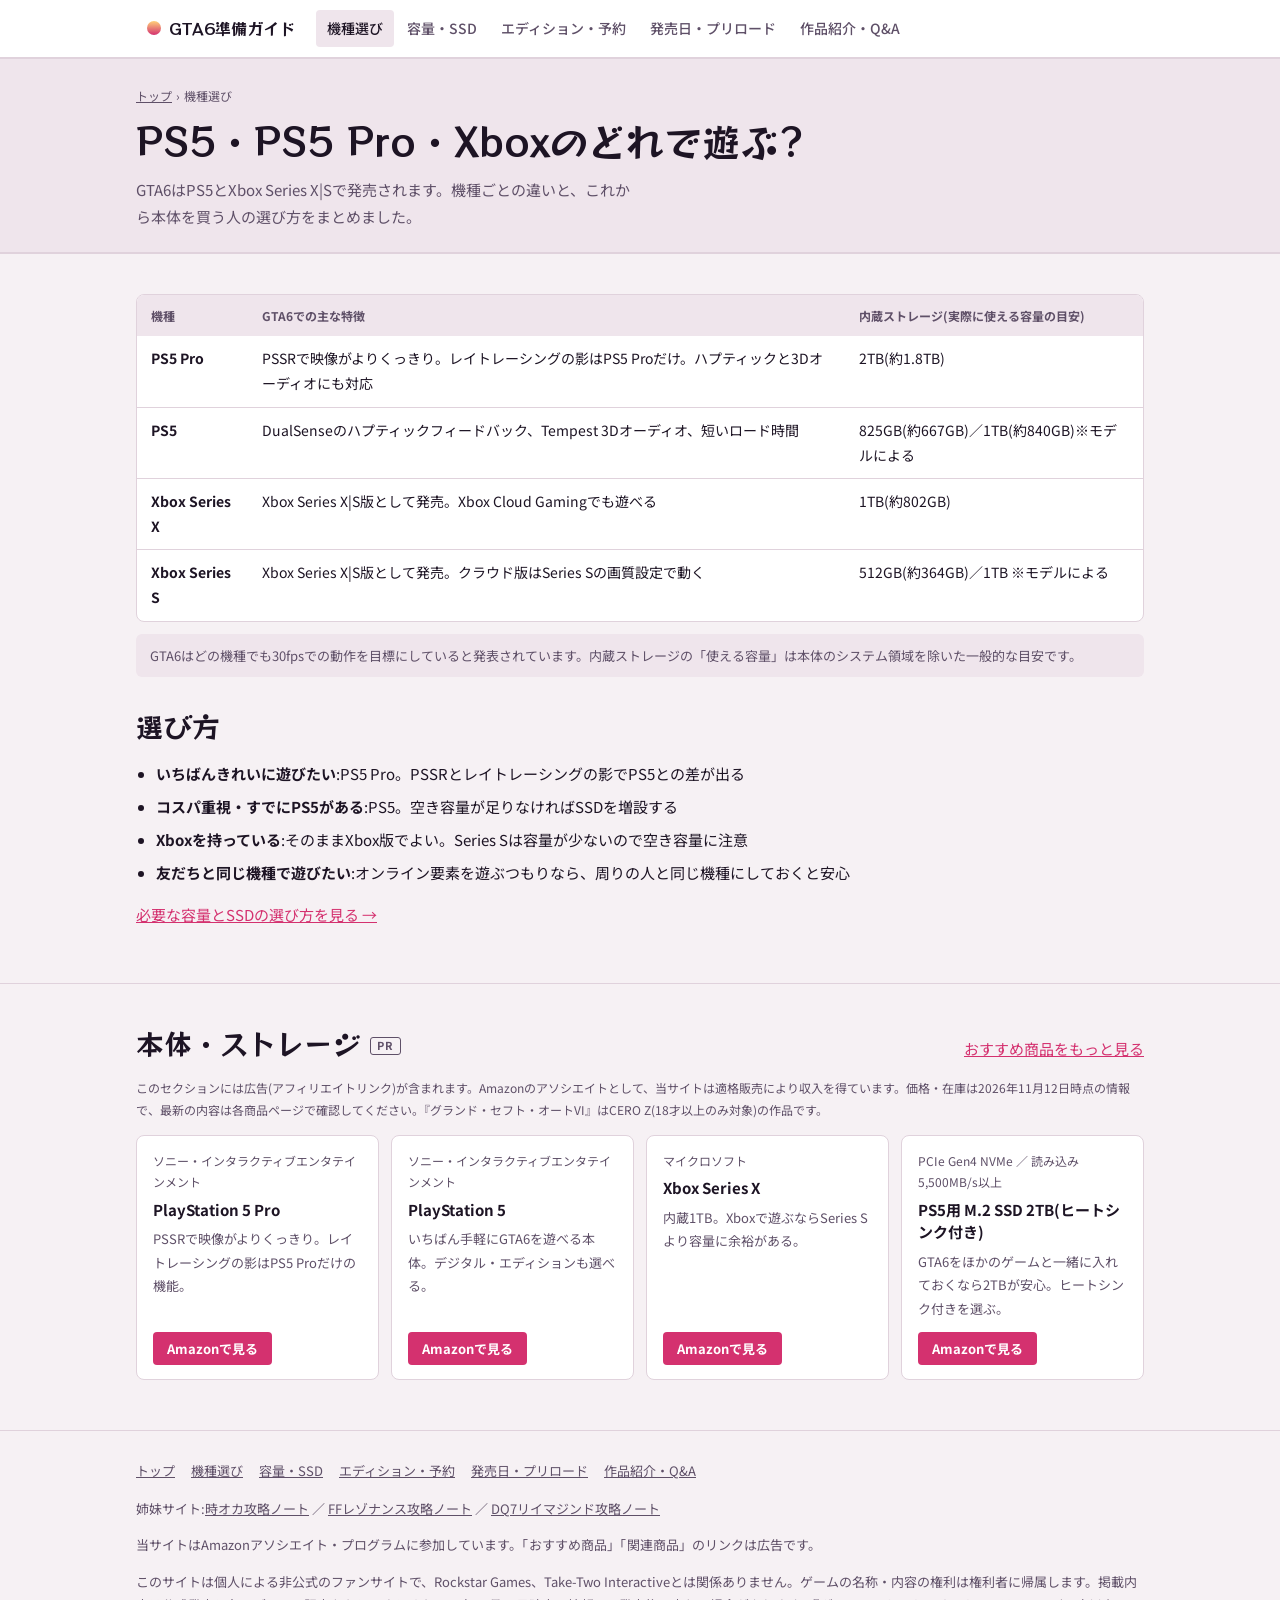
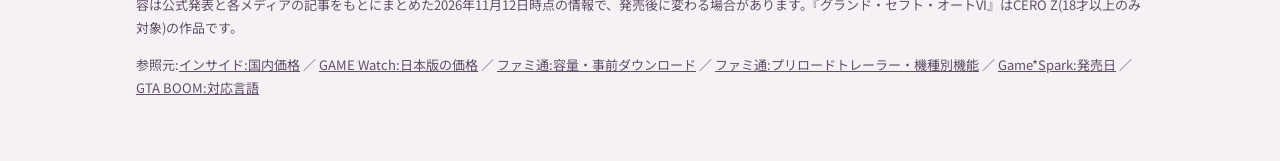
<file: hardware.html>
<!doctype html>
<html lang="ja">
<head>
<meta charset="utf-8">
<meta name="viewport" content="width=device-width, initial-scale=1, viewport-fit=cover">
<title>GTA6はPS5とXboxどっち?PS5 Proの違い・30fps・機種別機能｜GTA6準備ガイド</title>
<meta name="description" content="『GTA6』をPS5・PS5 Pro・Xbox Series X・Xbox Series Sのどれで遊ぶべきか比較。30fpsを目標にした描画、PS5 ProのPSSRとレイトレーシングの影、DualSenseのハプティック、Tempest 3Dオーディオ、Xbox Cloud Gaming、内蔵ストレージの空き容量。">
<link rel="canonical" href="https://piggy0322-wq.github.io/gta6-note/hardware.html">
<meta property="og:type" content="article">
<meta property="og:site_name" content="GTA6準備ガイド">
<meta property="og:title" content="GTA6はPS5とXboxどっち?PS5 Proの違い・30fps・機種別機能｜GTA6準備ガイド">
<meta property="og:description" content="『GTA6』をPS5・PS5 Pro・Xbox Series X・Xbox Series Sのどれで遊ぶべきか比較。30fpsを目標にした描画、PS5 ProのPSSRとレイトレーシングの影、DualSenseのハプティック、Tempest 3Dオーディオ、Xbox Cloud Gaming、内蔵ストレージの空き容量。">
<meta property="og:url" content="https://piggy0322-wq.github.io/gta6-note/hardware.html">
<meta property="og:image" content="https://piggy0322-wq.github.io/gta6-note/og.png">
<meta property="og:locale" content="ja_JP">
<meta name="twitter:card" content="summary_large_image">
<link rel="preconnect" href="https://fonts.googleapis.com">
<link rel="preconnect" href="https://fonts.gstatic.com" crossorigin>
<link rel="stylesheet" href="https://fonts.googleapis.com/css2?family=Anton&family=RocknRoll+One&family=Noto+Sans+JP:wght@400;500;700&display=swap">
<link rel="stylesheet" href="style.css">
<script type="application/ld+json">{"@context": "https://schema.org", "@type": "BreadcrumbList", "itemListElement": [{"@type": "ListItem", "position": 1, "name": "トップ", "item": "https://piggy0322-wq.github.io/gta6-note/"}, {"@type": "ListItem", "position": 2, "name": "機種選び", "item": "https://piggy0322-wq.github.io/gta6-note/hardware.html"}]}</script>
</head>
<body>
<nav class="top" aria-label="サイト内メニュー"><div class="wrap">
<a class="brand" href="index.html"><span class="sun" aria-hidden="true"></span>GTA6準備ガイド</a><a href="hardware.html" aria-current="page">機種選び</a><a href="storage.html">容量・SSD</a><a href="editions.html">エディション・予約</a><a href="release.html">発売日・プリロード</a><a href="faq.html">作品紹介・Q&A</a>
</div></nav>
<header class="phead"><div class="wrap"><ol class="crumbs"><li><a href="index.html">トップ</a></li><li aria-current="page">機種選び</li></ol><h1>PS5・PS5 Pro・Xboxのどれで遊ぶ?</h1><p>GTA6はPS5とXbox Series X|Sで発売されます。機種ごとの違いと、これから本体を買う人の選び方をまとめました。</p></div></header><main><section><div class="wrap">
<div class="tbl"><table class="wide"><thead><tr><th>機種</th><th>GTA6での主な特徴</th><th>内蔵ストレージ(実際に使える容量の目安)</th></tr></thead><tbody>
<tr><td><b>PS5 Pro</b></td><td>PSSRで映像がよりくっきり。レイトレーシングの影はPS5 Proだけ。ハプティックと3Dオーディオにも対応</td><td>2TB(約1.8TB)</td></tr>
<tr><td><b>PS5</b></td><td>DualSenseのハプティックフィードバック、Tempest 3Dオーディオ、短いロード時間</td><td>825GB(約667GB)／1TB(約840GB)※モデルによる</td></tr>
<tr><td><b>Xbox Series X</b></td><td>Xbox Series X|S版として発売。Xbox Cloud Gamingでも遊べる</td><td>1TB(約802GB)</td></tr>
<tr><td><b>Xbox Series S</b></td><td>Xbox Series X|S版として発売。クラウド版はSeries Sの画質設定で動く</td><td>512GB(約364GB)／1TB ※モデルによる</td></tr>
</tbody></table></div>
<p class="note">GTA6はどの機種でも30fpsでの動作を目標にしていると発表されています。内蔵ストレージの「使える容量」は本体のシステム領域を除いた一般的な目安です。</p>
<h2 style="margin-top:30px">選び方</h2><ul class="tips"><li><b>いちばんきれいに遊びたい</b>:PS5 Pro。PSSRとレイトレーシングの影でPS5との差が出る</li><li><b>コスパ重視・すでにPS5がある</b>:PS5。空き容量が足りなければSSDを増設する</li><li><b>Xboxを持っている</b>:そのままXbox版でよい。Series Sは容量が少ないので空き容量に注意</li><li><b>友だちと同じ機種で遊びたい</b>:オンライン要素を遊ぶつもりなら、周りの人と同じ機種にしておくと安心</li></ul>
<p><a href="storage.html">必要な容量とSSDの選び方を見る →</a></p>
</div></section></main><section class="shop"><div class="wrap"><div class="sh"><h2>本体・ストレージ <span class="pr">PR</span></h2><a href="index.html#shop">おすすめ商品をもっと見る</a></div>
<p class="disclose">このセクションには広告(アフィリエイトリンク)が含まれます。Amazonのアソシエイトとして、当サイトは適格販売により収入を得ています。価格・在庫は2026年11月12日時点の情報で、最新の内容は各商品ページで確認してください。『グランド・セフト・オートVI』はCERO Z(18才以上のみ対象)の作品です。</p><div class="pgrid"><article class="prod"><div class="meta">ソニー・インタラクティブエンタテインメント</div><b>PlayStation 5 Pro</b><p>PSSRで映像がよりくっきり。レイトレーシングの影はPS5 Proだけの機能。</p><a class="buy" href="https://www.amazon.co.jp/s?k=PlayStation%205%20Pro&tag=piggy0322-22" target="_blank" rel="sponsored noopener">Amazonで見る</a></article><article class="prod"><div class="meta">ソニー・インタラクティブエンタテインメント</div><b>PlayStation 5</b><p>いちばん手軽にGTA6を遊べる本体。デジタル・エディションも選べる。</p><a class="buy" href="https://www.amazon.co.jp/s?k=PlayStation%205%20%E6%9C%AC%E4%BD%93&tag=piggy0322-22" target="_blank" rel="sponsored noopener">Amazonで見る</a></article><article class="prod"><div class="meta">マイクロソフト</div><b>Xbox Series X</b><p>内蔵1TB。Xboxで遊ぶならSeries Sより容量に余裕がある。</p><a class="buy" href="https://www.amazon.co.jp/s?k=Xbox%20Series%20X%20%E6%9C%AC%E4%BD%93&tag=piggy0322-22" target="_blank" rel="sponsored noopener">Amazonで見る</a></article><article class="prod"><div class="meta">PCIe Gen4 NVMe ／ 読み込み5,500MB/s以上</div><b>PS5用 M.2 SSD 2TB(ヒートシンク付き)</b><p>GTA6をほかのゲームと一緒に入れておくなら2TBが安心。ヒートシンク付きを選ぶ。</p><a class="buy" href="https://www.amazon.co.jp/s?k=PS5%20%E5%A2%97%E8%A8%AD%20SSD%202TB%20%E3%83%92%E3%83%BC%E3%83%88%E3%82%B7%E3%83%B3%E3%82%AF&tag=piggy0322-22" target="_blank" rel="sponsored noopener">Amazonで見る</a></article></div></div></section><footer><div class="wrap">
<nav class="fnav" aria-label="サイトマップ"><a href="index.html">トップ</a><a href="hardware.html">機種選び</a><a href="storage.html">容量・SSD</a><a href="editions.html">エディション・予約</a><a href="release.html">発売日・プリロード</a><a href="faq.html">作品紹介・Q&A</a></nav>
<p>姉妹サイト:<a href="https://piggy0322-wq.github.io/tokioka-note/">時オカ攻略ノート</a> ／ <a href="https://piggy0322-wq.github.io/ffrs-note/">FFレゾナンス攻略ノート</a> ／ <a href="https://piggy0322-wq.github.io/dq7r-note/">DQ7リイマジンド攻略ノート</a></p>
<p>当サイトはAmazonアソシエイト・プログラムに参加しています。「おすすめ商品」「関連商品」のリンクは広告です。</p>
<p>このサイトは個人による非公式のファンサイトで、Rockstar Games、Take-Two Interactiveとは関係ありません。ゲームの名称・内容の権利は権利者に帰属します。掲載内容は公式発表と各メディアの記事をもとにまとめた2026年11月12日時点の情報で、発売後に変わる場合があります。『グランド・セフト・オートVI』はCERO Z(18才以上のみ対象)の作品です。</p>
<p>参照元:<a href="https://www.inside-games.jp/article/2026/06/25/183523.html" target="_blank" rel="noopener">インサイド:国内価格</a> ／ <a href="https://game.watch.impress.co.jp/docs/news/2119816.html" target="_blank" rel="noopener">GAME Watch:日本版の価格</a> ／ <a href="https://www.famitsu.com/article/202611/92972" target="_blank" rel="noopener">ファミ通:容量・事前ダウンロード</a> ／ <a href="https://www.famitsu.com/article/202611/93667" target="_blank" rel="noopener">ファミ通:プリロードトレーラー・機種別機能</a> ／ <a href="https://www.gamespark.jp/article/2026/05/18/166539.html" target="_blank" rel="noopener">Game*Spark:発売日</a> ／ <a href="https://www.gtaboom.com/gta-6-is-getting-13-languages-at-launch-5ced" target="_blank" rel="noopener">GTA BOOM:対応言語</a></p>
</div></footer>
<script src="site.js"></script>
</body>
</html>
</file>
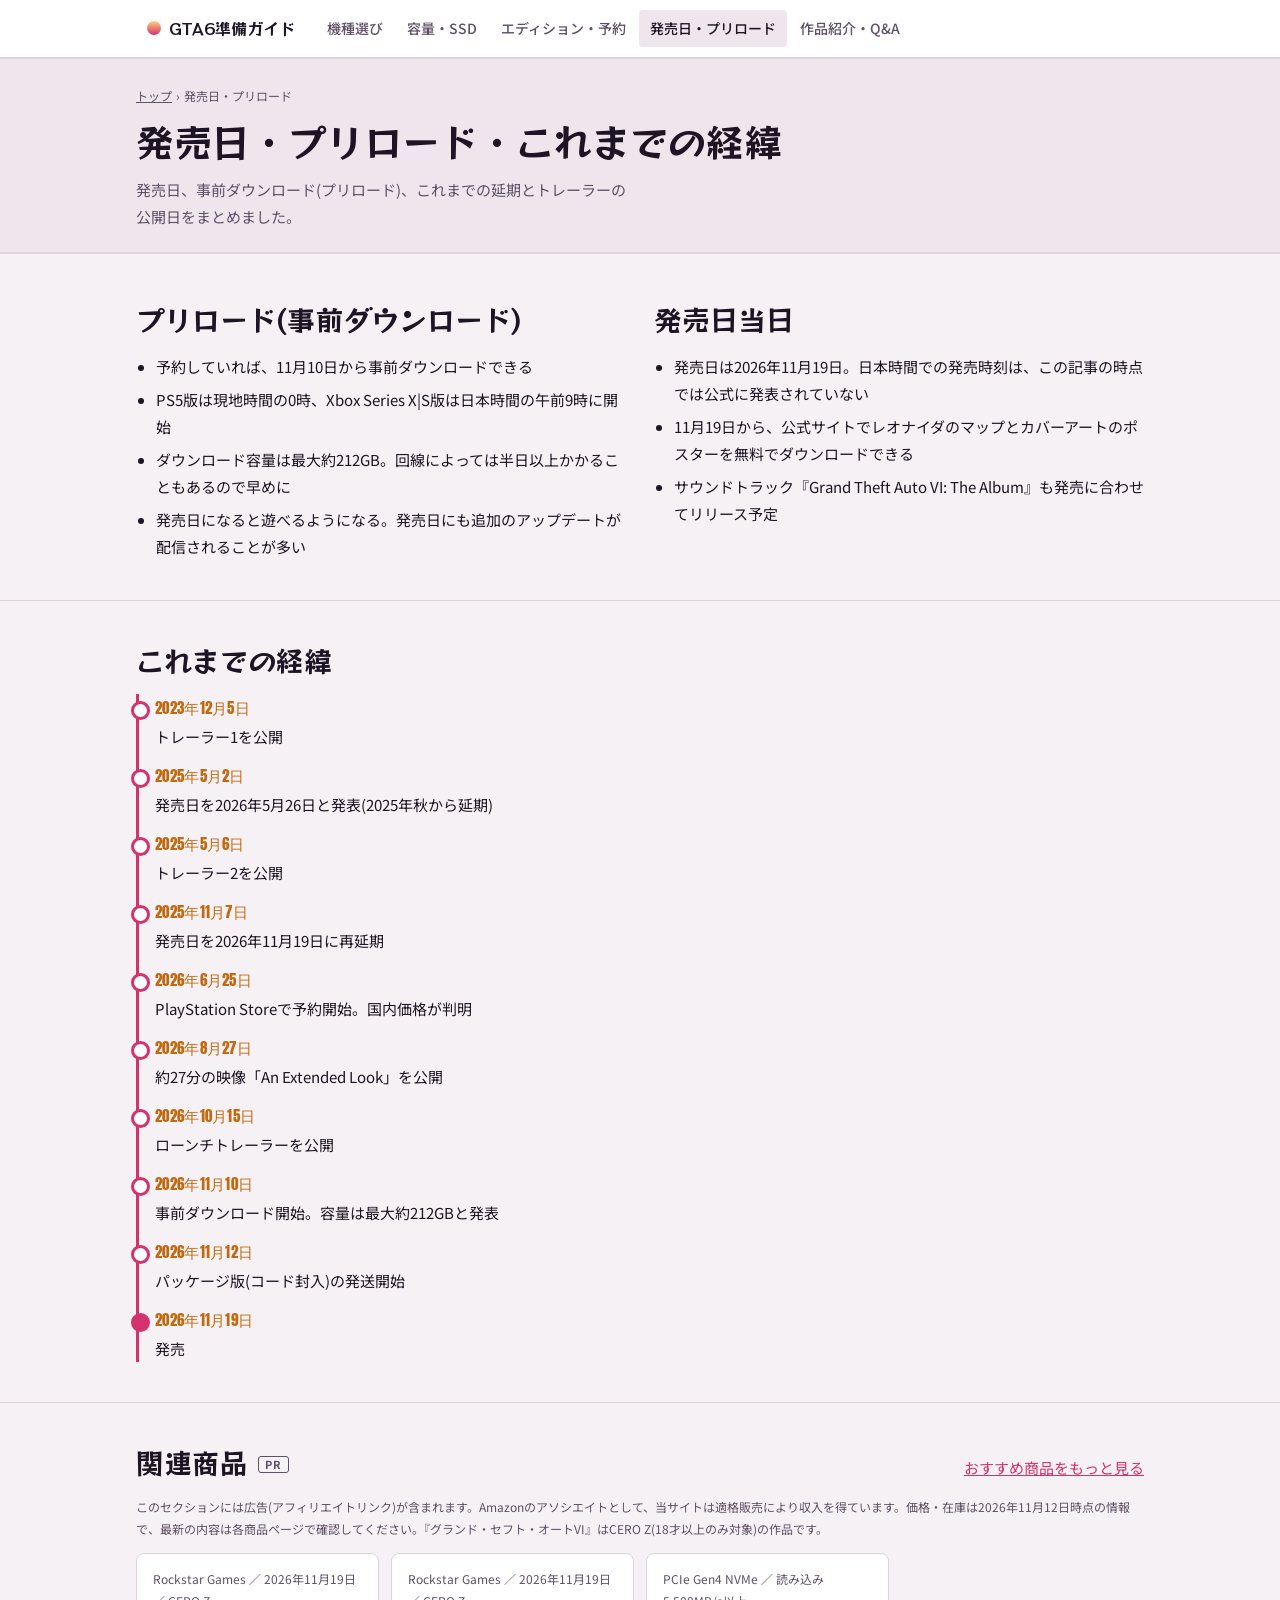
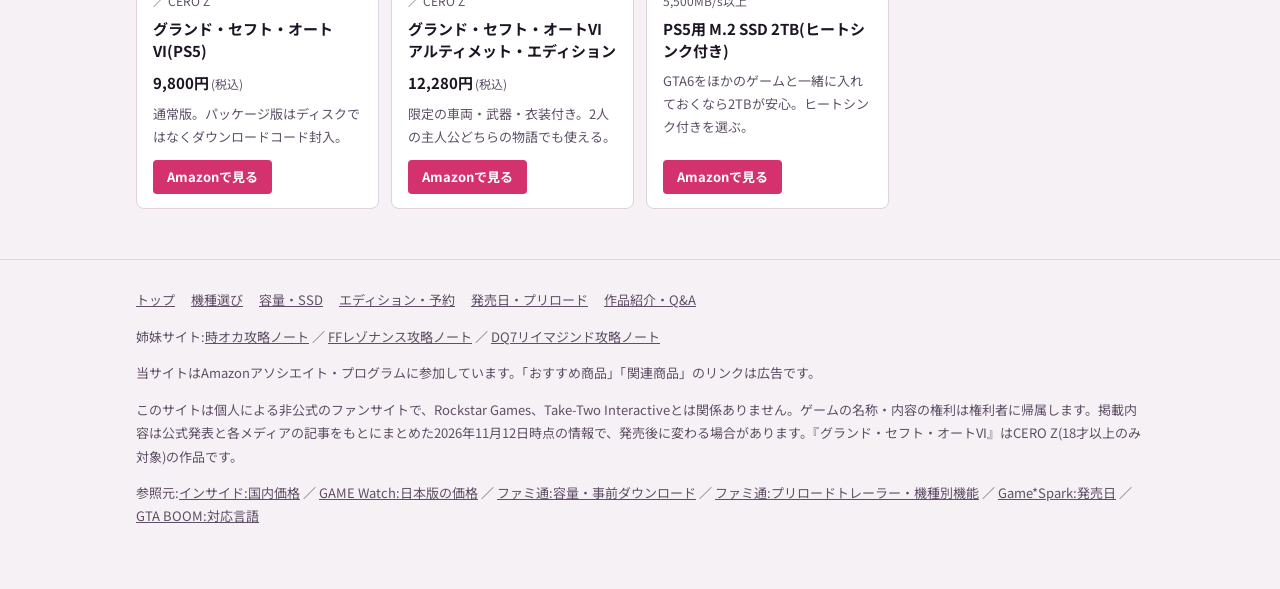
<file: release.html>
<!doctype html>
<html lang="ja">
<head>
<meta charset="utf-8">
<meta name="viewport" content="width=device-width, initial-scale=1, viewport-fit=cover">
<title>GTA6の発売日・発売時刻・プリロード開始日と延期の経緯｜GTA6準備ガイド</title>
<meta name="description" content="『GTA6』の発売日は2026年11月19日。事前ダウンロード(プリロード)は11月10日開始、PS5は現地時間の0時、Xboxは日本時間午前9時から。発売時刻、パッケージ版の発送、これまでの延期とトレーラー公開日の年表。">
<link rel="canonical" href="https://piggy0322-wq.github.io/gta6-note/release.html">
<meta property="og:type" content="article">
<meta property="og:site_name" content="GTA6準備ガイド">
<meta property="og:title" content="GTA6の発売日・発売時刻・プリロード開始日と延期の経緯｜GTA6準備ガイド">
<meta property="og:description" content="『GTA6』の発売日は2026年11月19日。事前ダウンロード(プリロード)は11月10日開始、PS5は現地時間の0時、Xboxは日本時間午前9時から。発売時刻、パッケージ版の発送、これまでの延期とトレーラー公開日の年表。">
<meta property="og:url" content="https://piggy0322-wq.github.io/gta6-note/release.html">
<meta property="og:image" content="https://piggy0322-wq.github.io/gta6-note/og.png">
<meta property="og:locale" content="ja_JP">
<meta name="twitter:card" content="summary_large_image">
<link rel="preconnect" href="https://fonts.googleapis.com">
<link rel="preconnect" href="https://fonts.gstatic.com" crossorigin>
<link rel="stylesheet" href="https://fonts.googleapis.com/css2?family=Anton&family=RocknRoll+One&family=Noto+Sans+JP:wght@400;500;700&display=swap">
<link rel="stylesheet" href="style.css">
<script type="application/ld+json">{"@context": "https://schema.org", "@type": "BreadcrumbList", "itemListElement": [{"@type": "ListItem", "position": 1, "name": "トップ", "item": "https://piggy0322-wq.github.io/gta6-note/"}, {"@type": "ListItem", "position": 2, "name": "発売日・プリロード", "item": "https://piggy0322-wq.github.io/gta6-note/release.html"}]}</script>
</head>
<body>
<nav class="top" aria-label="サイト内メニュー"><div class="wrap">
<a class="brand" href="index.html"><span class="sun" aria-hidden="true"></span>GTA6準備ガイド</a><a href="hardware.html">機種選び</a><a href="storage.html">容量・SSD</a><a href="editions.html">エディション・予約</a><a href="release.html" aria-current="page">発売日・プリロード</a><a href="faq.html">作品紹介・Q&A</a>
</div></nav>
<header class="phead"><div class="wrap"><ol class="crumbs"><li><a href="index.html">トップ</a></li><li aria-current="page">発売日・プリロード</li></ol><h1>発売日・プリロード・これまでの経緯</h1><p>発売日、事前ダウンロード(プリロード)、これまでの延期とトレーラーの公開日をまとめました。</p></div></header><main>
<section><div class="wrap two">
<div><h2>プリロード(事前ダウンロード)</h2><ul class="tips"><li>予約していれば、11月10日から事前ダウンロードできる</li><li>PS5版は現地時間の0時、Xbox Series X|S版は日本時間の午前9時に開始</li><li>ダウンロード容量は最大約212GB。回線によっては半日以上かかることもあるので早めに</li><li>発売日になると遊べるようになる。発売日にも追加のアップデートが配信されることが多い</li></ul></div>
<div><h2>発売日当日</h2><ul class="tips"><li>発売日は2026年11月19日。日本時間での発売時刻は、この記事の時点では公式に発表されていない</li><li>11月19日から、公式サイトでレオナイダのマップとカバーアートのポスターを無料でダウンロードできる</li><li>サウンドトラック『Grand Theft Auto VI: The Album』も発売に合わせてリリース予定</li></ul></div>
</div></section>
<section><div class="wrap"><h2>これまでの経緯</h2><ol class="timeline"><li><time>2023年12月5日</time><span>トレーラー1を公開</span></li><li><time>2025年5月2日</time><span>発売日を2026年5月26日と発表(2025年秋から延期)</span></li><li><time>2025年5月6日</time><span>トレーラー2を公開</span></li><li><time>2025年11月7日</time><span>発売日を2026年11月19日に再延期</span></li><li><time>2026年6月25日</time><span>PlayStation Storeで予約開始。国内価格が判明</span></li><li><time>2026年8月27日</time><span>約27分の映像「An Extended Look」を公開</span></li><li><time>2026年10月15日</time><span>ローンチトレーラーを公開</span></li><li><time>2026年11月10日</time><span>事前ダウンロード開始。容量は最大約212GBと発表</span></li><li><time>2026年11月12日</time><span>パッケージ版(コード封入)の発送開始</span></li><li><time>2026年11月19日</time><span>発売</span></li></ol></div></section>
</main><section class="shop"><div class="wrap"><div class="sh"><h2>関連商品 <span class="pr">PR</span></h2><a href="index.html#shop">おすすめ商品をもっと見る</a></div>
<p class="disclose">このセクションには広告(アフィリエイトリンク)が含まれます。Amazonのアソシエイトとして、当サイトは適格販売により収入を得ています。価格・在庫は2026年11月12日時点の情報で、最新の内容は各商品ページで確認してください。『グランド・セフト・オートVI』はCERO Z(18才以上のみ対象)の作品です。</p><div class="pgrid"><article class="prod"><div class="meta">Rockstar Games ／ 2026年11月19日 ／ CERO Z</div><b>グランド・セフト・オートVI(PS5)</b><div class="price">9,800円<small>(税込)</small></div><p>通常版。パッケージ版はディスクではなくダウンロードコード封入。</p><a class="buy" href="https://www.amazon.co.jp/s?k=%E3%82%B0%E3%83%A9%E3%83%B3%E3%83%89%E3%83%BB%E3%82%BB%E3%83%95%E3%83%88%E3%83%BB%E3%82%AA%E3%83%BC%E3%83%88VI%20PS5&tag=piggy0322-22" target="_blank" rel="sponsored noopener">Amazonで見る</a></article><article class="prod"><div class="meta">Rockstar Games ／ 2026年11月19日 ／ CERO Z</div><b>グランド・セフト・オートVI アルティメット・エディション</b><div class="price">12,280円<small>(税込)</small></div><p>限定の車両・武器・衣装付き。2人の主人公どちらの物語でも使える。</p><a class="buy" href="https://www.amazon.co.jp/s?k=%E3%82%B0%E3%83%A9%E3%83%B3%E3%83%89%E3%83%BB%E3%82%BB%E3%83%95%E3%83%88%E3%83%BB%E3%82%AA%E3%83%BC%E3%83%88VI%20%E3%82%A2%E3%83%AB%E3%83%86%E3%82%A3%E3%83%A1%E3%83%83%E3%83%88%E3%83%BB%E3%82%A8%E3%83%87%E3%82%A3%E3%82%B7%E3%83%A7%E3%83%B3&tag=piggy0322-22" target="_blank" rel="sponsored noopener">Amazonで見る</a></article><article class="prod"><div class="meta">PCIe Gen4 NVMe ／ 読み込み5,500MB/s以上</div><b>PS5用 M.2 SSD 2TB(ヒートシンク付き)</b><p>GTA6をほかのゲームと一緒に入れておくなら2TBが安心。ヒートシンク付きを選ぶ。</p><a class="buy" href="https://www.amazon.co.jp/s?k=PS5%20%E5%A2%97%E8%A8%AD%20SSD%202TB%20%E3%83%92%E3%83%BC%E3%83%88%E3%82%B7%E3%83%B3%E3%82%AF&tag=piggy0322-22" target="_blank" rel="sponsored noopener">Amazonで見る</a></article></div></div></section><footer><div class="wrap">
<nav class="fnav" aria-label="サイトマップ"><a href="index.html">トップ</a><a href="hardware.html">機種選び</a><a href="storage.html">容量・SSD</a><a href="editions.html">エディション・予約</a><a href="release.html">発売日・プリロード</a><a href="faq.html">作品紹介・Q&A</a></nav>
<p>姉妹サイト:<a href="https://piggy0322-wq.github.io/tokioka-note/">時オカ攻略ノート</a> ／ <a href="https://piggy0322-wq.github.io/ffrs-note/">FFレゾナンス攻略ノート</a> ／ <a href="https://piggy0322-wq.github.io/dq7r-note/">DQ7リイマジンド攻略ノート</a></p>
<p>当サイトはAmazonアソシエイト・プログラムに参加しています。「おすすめ商品」「関連商品」のリンクは広告です。</p>
<p>このサイトは個人による非公式のファンサイトで、Rockstar Games、Take-Two Interactiveとは関係ありません。ゲームの名称・内容の権利は権利者に帰属します。掲載内容は公式発表と各メディアの記事をもとにまとめた2026年11月12日時点の情報で、発売後に変わる場合があります。『グランド・セフト・オートVI』はCERO Z(18才以上のみ対象)の作品です。</p>
<p>参照元:<a href="https://www.inside-games.jp/article/2026/06/25/183523.html" target="_blank" rel="noopener">インサイド:国内価格</a> ／ <a href="https://game.watch.impress.co.jp/docs/news/2119816.html" target="_blank" rel="noopener">GAME Watch:日本版の価格</a> ／ <a href="https://www.famitsu.com/article/202611/92972" target="_blank" rel="noopener">ファミ通:容量・事前ダウンロード</a> ／ <a href="https://www.famitsu.com/article/202611/93667" target="_blank" rel="noopener">ファミ通:プリロードトレーラー・機種別機能</a> ／ <a href="https://www.gamespark.jp/article/2026/05/18/166539.html" target="_blank" rel="noopener">Game*Spark:発売日</a> ／ <a href="https://www.gtaboom.com/gta-6-is-getting-13-languages-at-launch-5ced" target="_blank" rel="noopener">GTA BOOM:対応言語</a></p>
</div></footer>
<script src="site.js"></script>
</body>
</html>
</file>
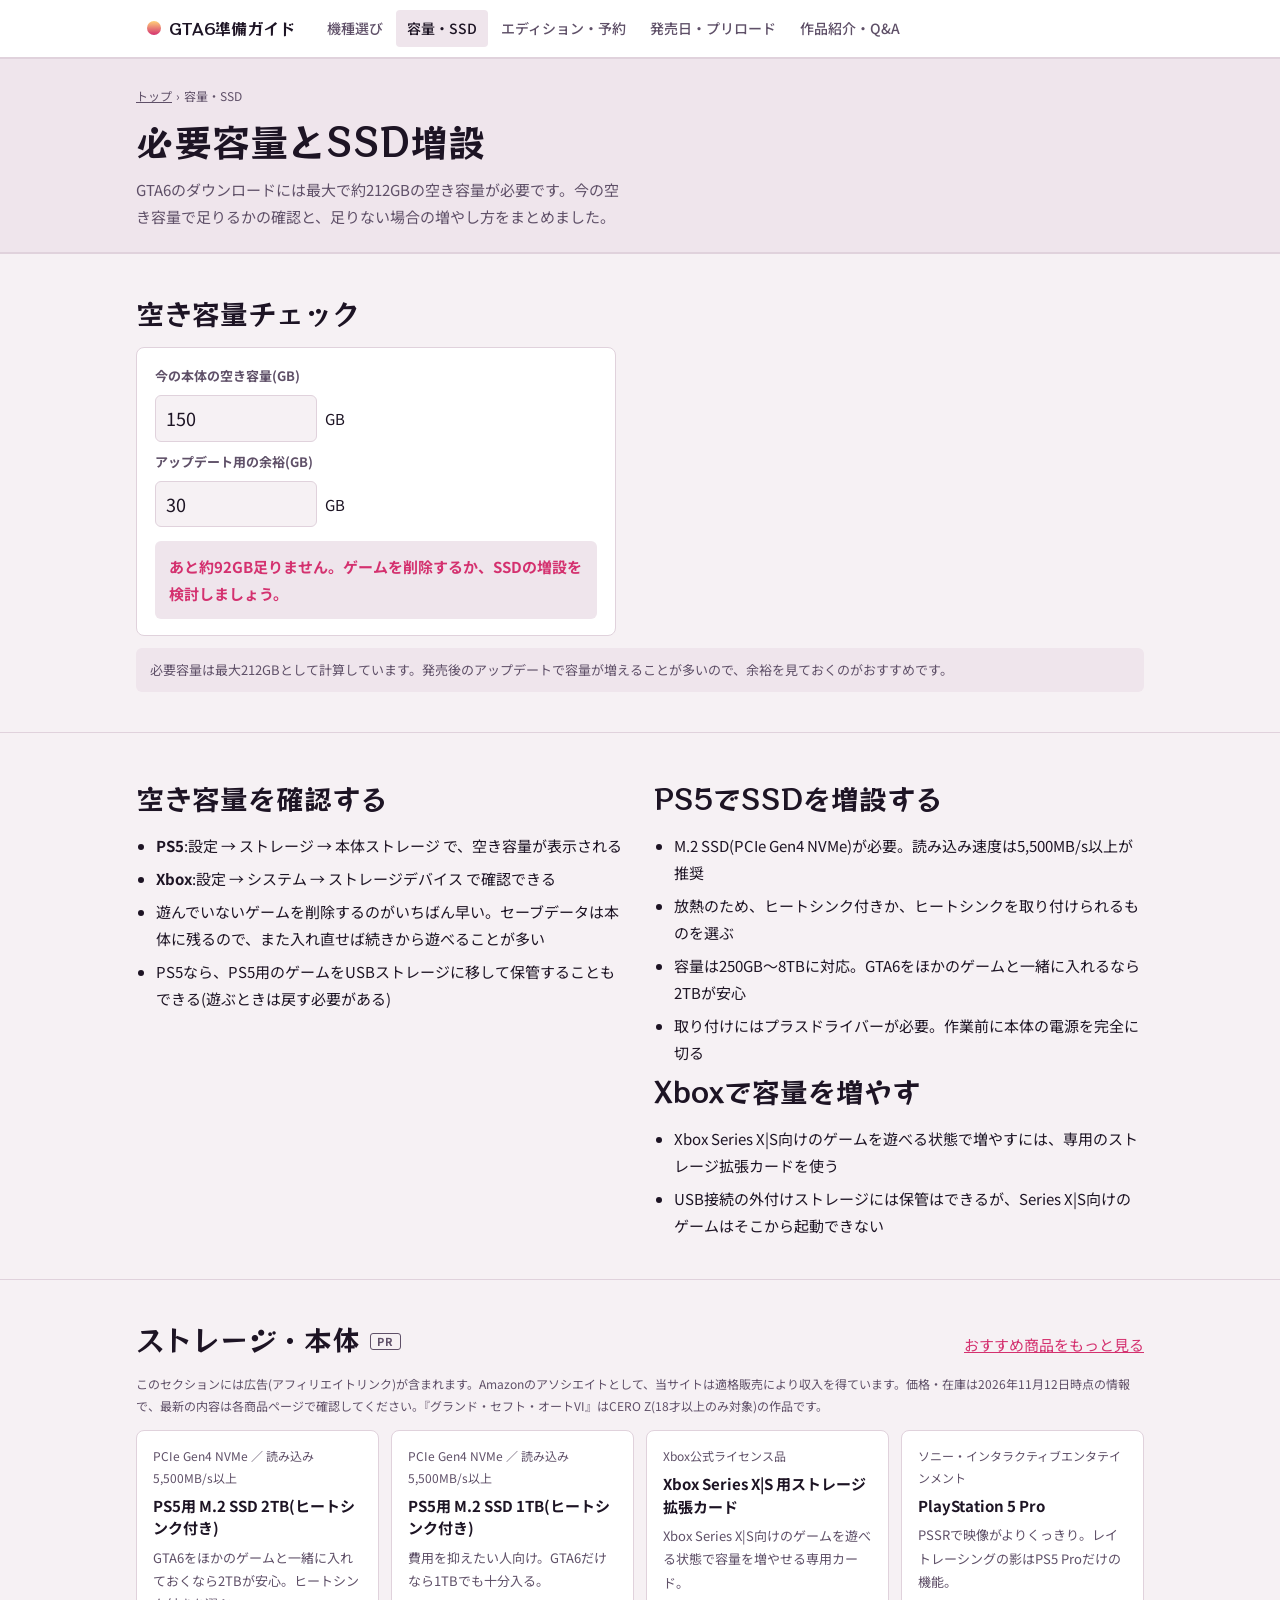
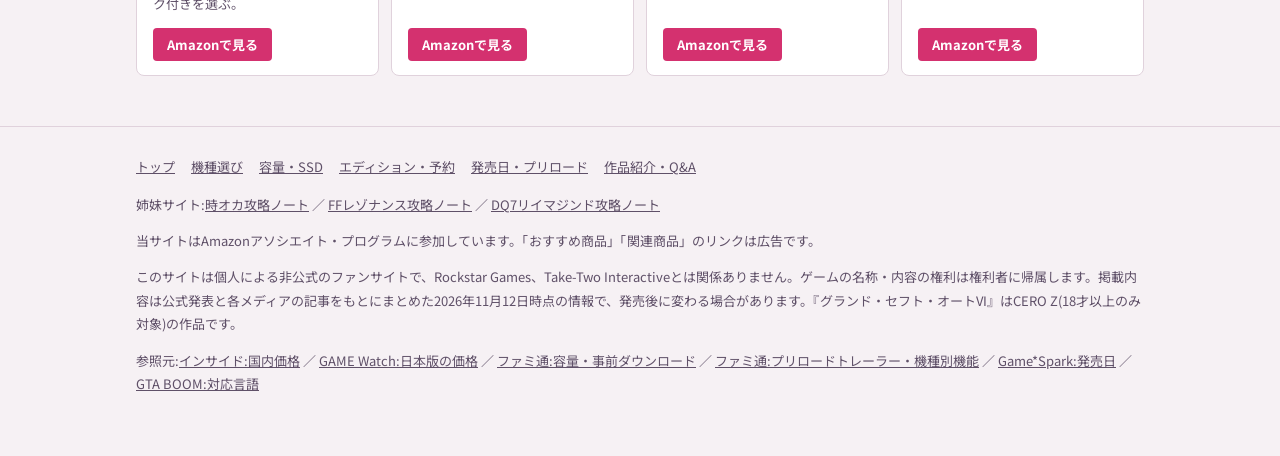
<file: storage.html>
<!doctype html>
<html lang="ja">
<head>
<meta charset="utf-8">
<meta name="viewport" content="width=device-width, initial-scale=1, viewport-fit=cover">
<title>GTA6の容量は212GB|PS5・Xboxの空き容量確認とSSD増設の選び方｜GTA6準備ガイド</title>
<meta name="description" content="『GTA6』の必要容量は最大約212GB。PS5とXboxで空き容量を確認する方法、足りないときの空け方、PS5のM.2 SSD増設に必要な条件、Xboxのストレージ拡張カード、空き容量チェックツール。">
<link rel="canonical" href="https://piggy0322-wq.github.io/gta6-note/storage.html">
<meta property="og:type" content="article">
<meta property="og:site_name" content="GTA6準備ガイド">
<meta property="og:title" content="GTA6の容量は212GB|PS5・Xboxの空き容量確認とSSD増設の選び方｜GTA6準備ガイド">
<meta property="og:description" content="『GTA6』の必要容量は最大約212GB。PS5とXboxで空き容量を確認する方法、足りないときの空け方、PS5のM.2 SSD増設に必要な条件、Xboxのストレージ拡張カード、空き容量チェックツール。">
<meta property="og:url" content="https://piggy0322-wq.github.io/gta6-note/storage.html">
<meta property="og:image" content="https://piggy0322-wq.github.io/gta6-note/og.png">
<meta property="og:locale" content="ja_JP">
<meta name="twitter:card" content="summary_large_image">
<link rel="preconnect" href="https://fonts.googleapis.com">
<link rel="preconnect" href="https://fonts.gstatic.com" crossorigin>
<link rel="stylesheet" href="https://fonts.googleapis.com/css2?family=Anton&family=RocknRoll+One&family=Noto+Sans+JP:wght@400;500;700&display=swap">
<link rel="stylesheet" href="style.css">
<script type="application/ld+json">{"@context": "https://schema.org", "@type": "BreadcrumbList", "itemListElement": [{"@type": "ListItem", "position": 1, "name": "トップ", "item": "https://piggy0322-wq.github.io/gta6-note/"}, {"@type": "ListItem", "position": 2, "name": "容量・SSD", "item": "https://piggy0322-wq.github.io/gta6-note/storage.html"}]}</script>
</head>
<body>
<nav class="top" aria-label="サイト内メニュー"><div class="wrap">
<a class="brand" href="index.html"><span class="sun" aria-hidden="true"></span>GTA6準備ガイド</a><a href="hardware.html">機種選び</a><a href="storage.html" aria-current="page">容量・SSD</a><a href="editions.html">エディション・予約</a><a href="release.html">発売日・プリロード</a><a href="faq.html">作品紹介・Q&A</a>
</div></nav>
<header class="phead"><div class="wrap"><ol class="crumbs"><li><a href="index.html">トップ</a></li><li aria-current="page">容量・SSD</li></ol><h1>必要容量とSSD増設</h1><p>GTA6のダウンロードには最大で約212GBの空き容量が必要です。今の空き容量で足りるかの確認と、足りない場合の増やし方をまとめました。</p></div></header><main>
<section><div class="wrap"><h2>空き容量チェック</h2>
<div class="tool">
<label for="freeGb">今の本体の空き容量(GB)</label>
<div class="row"><input id="freeGb" type="number" inputmode="decimal" min="0" step="1" value="150"><span>GB</span></div>
<label for="margin">アップデート用の余裕(GB)</label>
<div class="row"><input id="margin" type="number" inputmode="decimal" min="0" step="1" value="30"><span>GB</span></div>
<div class="result" id="sizeResult" aria-live="polite"></div>
</div>
<p class="note">必要容量は最大212GBとして計算しています。発売後のアップデートで容量が増えることが多いので、余裕を見ておくのがおすすめです。</p></div></section>
<section><div class="wrap two">
<div><h2>空き容量を確認する</h2><ul class="tips"><li><b>PS5</b>:設定 → ストレージ → 本体ストレージ で、空き容量が表示される</li><li><b>Xbox</b>:設定 → システム → ストレージデバイス で確認できる</li><li>遊んでいないゲームを削除するのがいちばん早い。セーブデータは本体に残るので、また入れ直せば続きから遊べることが多い</li><li>PS5なら、PS5用のゲームをUSBストレージに移して保管することもできる(遊ぶときは戻す必要がある)</li></ul></div>
<div><h2>PS5でSSDを増設する</h2><ul class="tips"><li>M.2 SSD(PCIe Gen4 NVMe)が必要。読み込み速度は5,500MB/s以上が推奨</li><li>放熱のため、ヒートシンク付きか、ヒートシンクを取り付けられるものを選ぶ</li><li>容量は250GB〜8TBに対応。GTA6をほかのゲームと一緒に入れるなら2TBが安心</li><li>取り付けにはプラスドライバーが必要。作業前に本体の電源を完全に切る</li></ul>
<h2>Xboxで容量を増やす</h2><ul class="tips"><li>Xbox Series X|S向けのゲームを遊べる状態で増やすには、専用のストレージ拡張カードを使う</li><li>USB接続の外付けストレージには保管はできるが、Series X|S向けのゲームはそこから起動できない</li></ul></div>
</div></section></main><section class="shop"><div class="wrap"><div class="sh"><h2>ストレージ・本体 <span class="pr">PR</span></h2><a href="index.html#shop">おすすめ商品をもっと見る</a></div>
<p class="disclose">このセクションには広告(アフィリエイトリンク)が含まれます。Amazonのアソシエイトとして、当サイトは適格販売により収入を得ています。価格・在庫は2026年11月12日時点の情報で、最新の内容は各商品ページで確認してください。『グランド・セフト・オートVI』はCERO Z(18才以上のみ対象)の作品です。</p><div class="pgrid"><article class="prod"><div class="meta">PCIe Gen4 NVMe ／ 読み込み5,500MB/s以上</div><b>PS5用 M.2 SSD 2TB(ヒートシンク付き)</b><p>GTA6をほかのゲームと一緒に入れておくなら2TBが安心。ヒートシンク付きを選ぶ。</p><a class="buy" href="https://www.amazon.co.jp/s?k=PS5%20%E5%A2%97%E8%A8%AD%20SSD%202TB%20%E3%83%92%E3%83%BC%E3%83%88%E3%82%B7%E3%83%B3%E3%82%AF&tag=piggy0322-22" target="_blank" rel="sponsored noopener">Amazonで見る</a></article><article class="prod"><div class="meta">PCIe Gen4 NVMe ／ 読み込み5,500MB/s以上</div><b>PS5用 M.2 SSD 1TB(ヒートシンク付き)</b><p>費用を抑えたい人向け。GTA6だけなら1TBでも十分入る。</p><a class="buy" href="https://www.amazon.co.jp/s?k=PS5%20%E5%A2%97%E8%A8%AD%20SSD%201TB%20%E3%83%92%E3%83%BC%E3%83%88%E3%82%B7%E3%83%B3%E3%82%AF&tag=piggy0322-22" target="_blank" rel="sponsored noopener">Amazonで見る</a></article><article class="prod"><div class="meta">Xbox公式ライセンス品</div><b>Xbox Series X|S 用ストレージ拡張カード</b><p>Xbox Series X|S向けのゲームを遊べる状態で容量を増やせる専用カード。</p><a class="buy" href="https://www.amazon.co.jp/s?k=Xbox%20Series%20X%7CS%20%E3%82%B9%E3%83%88%E3%83%AC%E3%83%BC%E3%82%B8%E6%8B%A1%E5%BC%B5%E3%82%AB%E3%83%BC%E3%83%89&tag=piggy0322-22" target="_blank" rel="sponsored noopener">Amazonで見る</a></article><article class="prod"><div class="meta">ソニー・インタラクティブエンタテインメント</div><b>PlayStation 5 Pro</b><p>PSSRで映像がよりくっきり。レイトレーシングの影はPS5 Proだけの機能。</p><a class="buy" href="https://www.amazon.co.jp/s?k=PlayStation%205%20Pro&tag=piggy0322-22" target="_blank" rel="sponsored noopener">Amazonで見る</a></article></div></div></section><footer><div class="wrap">
<nav class="fnav" aria-label="サイトマップ"><a href="index.html">トップ</a><a href="hardware.html">機種選び</a><a href="storage.html">容量・SSD</a><a href="editions.html">エディション・予約</a><a href="release.html">発売日・プリロード</a><a href="faq.html">作品紹介・Q&A</a></nav>
<p>姉妹サイト:<a href="https://piggy0322-wq.github.io/tokioka-note/">時オカ攻略ノート</a> ／ <a href="https://piggy0322-wq.github.io/ffrs-note/">FFレゾナンス攻略ノート</a> ／ <a href="https://piggy0322-wq.github.io/dq7r-note/">DQ7リイマジンド攻略ノート</a></p>
<p>当サイトはAmazonアソシエイト・プログラムに参加しています。「おすすめ商品」「関連商品」のリンクは広告です。</p>
<p>このサイトは個人による非公式のファンサイトで、Rockstar Games、Take-Two Interactiveとは関係ありません。ゲームの名称・内容の権利は権利者に帰属します。掲載内容は公式発表と各メディアの記事をもとにまとめた2026年11月12日時点の情報で、発売後に変わる場合があります。『グランド・セフト・オートVI』はCERO Z(18才以上のみ対象)の作品です。</p>
<p>参照元:<a href="https://www.inside-games.jp/article/2026/06/25/183523.html" target="_blank" rel="noopener">インサイド:国内価格</a> ／ <a href="https://game.watch.impress.co.jp/docs/news/2119816.html" target="_blank" rel="noopener">GAME Watch:日本版の価格</a> ／ <a href="https://www.famitsu.com/article/202611/92972" target="_blank" rel="noopener">ファミ通:容量・事前ダウンロード</a> ／ <a href="https://www.famitsu.com/article/202611/93667" target="_blank" rel="noopener">ファミ通:プリロードトレーラー・機種別機能</a> ／ <a href="https://www.gamespark.jp/article/2026/05/18/166539.html" target="_blank" rel="noopener">Game*Spark:発売日</a> ／ <a href="https://www.gtaboom.com/gta-6-is-getting-13-languages-at-launch-5ced" target="_blank" rel="noopener">GTA BOOM:対応言語</a></p>
</div></footer>
<script src="site.js"></script>
</body>
</html>
</file>
<file: style.css>
/* Layout: バイスシティの夕暮れをイメージした、深い夜の紺に夕日のピンクとオレンジを差した一段組。見出しは太字の和文、数字はコンデンス書体でカウントダウンを主役にする。 */
:root{
  --bg:#f6f1f4; --surface:#ffffff; --surface-2:#efe5ec; --ink:#1d1424; --muted:#5f5068; --line:#e0d2dc;
  --accent:#d4316f; --accent-ink:#ffffff; --gold:#c26a12; --teal:#0f8a8a;
  --crystal:#ff9a4d; --crystal-hi:#ffd07a; --crystal-edge:#d4316f;
  --sky1:#2a1b4a; --sky2:#c23a6e; --sky3:#ff9a4d;
  --f-display:"RocknRoll One","Hiragino Sans","Yu Gothic",sans-serif;
  --f-body:"Noto Sans JP","Hiragino Sans","Yu Gothic",system-ui,sans-serif;
  --f-num:"Anton","Impact","Arial Narrow",sans-serif;
  color-scheme:light;
}
@media (prefers-color-scheme:dark){:root:not([data-theme="light"]){
  --bg:#120c1a; --surface:#1c1426; --surface-2:#261b33; --ink:#f3ecf5; --muted:#b4a6bd; --line:#3a2c48;
  --accent:#ff5c93; --accent-ink:#120c1a; --gold:#ffb15c; --teal:#47c9c9;
  --crystal:#ff9a4d; --crystal-hi:#ffd07a; --crystal-edge:#ff5c93; color-scheme:dark}}
:root[data-theme="dark"]{
  --bg:#120c1a; --surface:#1c1426; --surface-2:#261b33; --ink:#f3ecf5; --muted:#b4a6bd; --line:#3a2c48;
  --accent:#ff5c93; --accent-ink:#120c1a; --gold:#ffb15c; --teal:#47c9c9;
  --crystal:#ff9a4d; --crystal-hi:#ffd07a; --crystal-edge:#ff5c93; color-scheme:dark}
*{box-sizing:border-box}
html,body{margin:0}
img{max-width:100%}
[hidden]{display:none!important}
body{background:var(--bg);color:var(--ink);font-family:var(--f-body);font-size:15px;line-height:1.8}
.wrap{max-width:1040px;margin:0 auto;padding-left:max(16px,env(safe-area-inset-left,0px));padding-right:max(16px,env(safe-area-inset-right,0px))}
h1,h2,h3{font-family:var(--f-display);font-weight:400;line-height:1.4;text-wrap:balance;margin:0}
h2{font-size:clamp(22px,3.6vw,28px);margin-bottom:14px}
h3{font-size:18px;margin:22px 0 10px}
a{color:var(--accent)}
:focus-visible{outline:2px solid var(--accent);outline-offset:2px;border-radius:4px}
small{font-size:12px;color:var(--muted)}

nav.top{position:sticky;top:0;z-index:5;background:var(--surface);border-bottom:2px solid var(--line)}
nav.top .wrap{display:flex;gap:2px;overflow-x:auto;padding-block:8px;scrollbar-width:none;align-items:center}
nav.top a{flex:none;text-decoration:none;color:var(--muted);font-size:14px;padding:6px 11px;border-radius:4px;font-weight:500}
nav.top a:hover{color:var(--ink);background:var(--surface-2)}
nav.top a[aria-current="page"]{color:var(--ink);background:var(--surface-2)}
nav.top a.brand{font-family:var(--f-display);color:var(--ink);font-size:16px;display:flex;align-items:center;gap:8px;margin-right:8px;font-weight:400}
svg.mini{width:9px;height:15px}

.hero{border-bottom:0;background:linear-gradient(180deg,var(--sky1) 0%,var(--sky2) 62%,var(--sky3) 100%);color:#fff;padding-block:44px 36px}
.hero .eyebrow{color:#ffd07a}
.hero p{color:rgba(255,255,255,.88)}
.hero-in{display:flex;align-items:center;gap:32px;padding-block:44px 36px}
.hero-t{flex:1;min-width:0}
.hero .eyebrow{font-size:12px;letter-spacing:.14em;color:var(--gold);font-weight:700}
.hero h1{font-size:clamp(34px,7vw,58px);margin-top:8px;letter-spacing:.02em}
.hero p{color:var(--muted);max-width:60ch;margin:14px 0 0}
svg.crystal{width:clamp(70px,14vw,120px);height:auto;flex:none;animation:float 4s ease-in-out infinite}
@keyframes float{50%{transform:translateY(-8px)}}
@media (prefers-reduced-motion:reduce){svg.crystal{animation:none}}
@media (max-width:560px){.hero-in{flex-direction:column-reverse;align-items:flex-start;gap:16px}svg.crystal{width:56px}}

.phead{padding-block:26px 22px;border-bottom:2px solid var(--line);background:var(--surface-2)}
.phead h1{font-size:clamp(26px,5vw,38px);margin-top:8px}
.phead p{color:var(--muted);max-width:62ch;margin:8px 0 0}
.crumbs{list-style:none;margin:0;padding:0;display:flex;flex-wrap:wrap;gap:4px;font-size:12px;color:var(--muted)}
.crumbs li+li::before{content:"›";margin-right:4px}
.crumbs a{color:var(--muted)}

section{padding-block:40px;border-bottom:1px solid var(--line)}
.note{font-size:13px;color:var(--muted);background:var(--surface-2);border-radius:6px;padding:10px 14px;margin:12px 0 0}
.prose{max-width:66ch}

.tbl{overflow-x:auto;background:var(--surface);border:1px solid var(--line);border-radius:8px}
.tbl table{border-collapse:collapse;width:100%;font-size:14px}
.tbl table.wide{min-width:520px}
@media (max-width:480px){.tbl tbody th{width:6.5em}}
.tbl th,.tbl td{padding:10px 14px;border-bottom:1px solid var(--line);text-align:left;vertical-align:top}
.tbl tbody th{width:9em;color:var(--muted);font-weight:500;font-size:13px}
.tbl thead th{font-size:12px;color:var(--muted);background:var(--surface-2);font-weight:700}
.tbl tr:last-child>*{border-bottom:0}
.num{font-variant-numeric:tabular-nums;white-space:nowrap;font-weight:700}

.grid3{display:grid;grid-template-columns:repeat(auto-fill,minmax(260px,1fr));gap:12px}
.card{display:flex;flex-direction:column;gap:6px;background:var(--surface);border:1px solid var(--line);border-radius:8px;padding:16px 18px;color:var(--ink);text-decoration:none;min-width:0}
.card b{font-family:var(--f-display);font-weight:400;font-size:19px}
.card span{font-size:14px;color:var(--muted)}
.card.link b{color:var(--accent)}
.card.link:hover{border-color:var(--accent)}
.card .tag{align-self:flex-start;font-size:11px;font-weight:700;color:var(--gold);border:1px solid currentColor;border-radius:3px;padding:0 6px}

.two{display:grid;grid-template-columns:1fr 1fr;gap:28px}
.two>div{min-width:0}
.two h2{margin-top:6px}
.two p{margin:0 0 14px}
@media (max-width:760px){.two{grid-template-columns:1fr}}

.flow{list-style:none;margin:0;padding:0;display:grid;grid-template-columns:repeat(auto-fit,minmax(150px,1fr));gap:10px;counter-reset:f}
.flow li{position:relative;background:var(--surface);border:1px solid var(--line);border-radius:8px;padding:14px 14px 12px;min-width:0}
.flow li b{display:block;font-size:15px;margin-top:6px}
.flow li p{margin:4px 0 0;font-size:13px;color:var(--muted)}
.flow li:nth-child(5),.flow li:nth-child(6){border-color:var(--accent)}
.flow li:last-child{background:var(--accent);color:var(--accent-ink)}
.flow li:last-child p{color:var(--accent-ink);opacity:.85}
.step{display:inline-flex;align-items:center;justify-content:center;width:26px;height:26px;font-family:var(--f-display);font-size:14px;background:var(--surface-2);color:var(--ink);border-radius:3px}
.flow li:last-child .step{background:var(--accent-ink);color:var(--accent)}

.tips{margin:0;padding-left:1.3em;display:grid;gap:6px}
.tips10{list-style:none;margin:0;padding:0;display:grid;gap:10px}
.tips10 li{display:grid;grid-template-columns:28px 1fr;gap:14px;background:var(--surface);border:1px solid var(--line);border-radius:8px;padding:14px 16px}
.tips10 li>div{min-width:0}
.tips10 b{font-size:16px}
.tips10 p{margin:4px 0 0;color:var(--muted);font-size:14px}

.el{display:inline-block;font-style:normal;font-size:12px;font-weight:700;min-width:24px;text-align:center;padding:0 5px;border-radius:3px;color:#fff;margin-right:4px;line-height:20px}
.el.fire{background:var(--fire)} .el.ice{background:var(--ice)} .el.thunder{background:var(--thunder);color:#1b1a2e}
.el.water{background:var(--water)} .el.wind{background:var(--wind)} .el.earth{background:var(--earth)}
.el.light{background:var(--light);color:#1b1a2e} .el.dark{background:var(--dark)}

.filters{display:flex;flex-wrap:wrap;gap:6px;margin:14px 0 6px;align-items:center}
.filters .fl{font-size:13px;color:var(--muted);margin-right:4px}
.filters button{font:inherit;font-size:14px;border:1px solid var(--line);background:var(--surface);color:var(--muted);padding:4px 12px;border-radius:4px;cursor:pointer}
.filters button[aria-pressed="true"]{background:var(--accent);border-color:var(--accent);color:var(--accent-ink)}
.filters .el-btn{padding:3px 5px}
.filters .el-btn[aria-pressed="true"]{background:var(--surface-2);border-color:var(--ink)}
.vgrid,.cgrid{display:grid;grid-template-columns:repeat(auto-fill,minmax(240px,1fr));gap:12px;margin-top:12px}
.vis,.chr{background:var(--surface);border:1px solid var(--line);border-radius:8px;padding:14px 16px;display:flex;flex-direction:column;gap:6px;min-width:0}
.vis[data-kind="legacy"]{border-top:3px solid var(--crystal-edge)}
.vh{display:flex;justify-content:space-between;align-items:baseline;gap:8px;flex-wrap:wrap}
.vh b{font-family:var(--f-display);font-weight:400;font-size:18px}
.src{font-size:12px;color:var(--muted)}
.vr{font-size:13px;font-weight:700;color:var(--accent)}
.vis p,.chr p{margin:0;font-size:14px;color:var(--muted)}
.els:empty{display:none}
.empty{color:var(--muted);margin-top:12px}

.faqs{display:grid;gap:8px;max-width:760px}
.faq{background:var(--surface);border:1px solid var(--line);border-radius:8px}
.faq summary{cursor:pointer;padding:12px 16px;font-weight:700}
.faq p{margin:0;padding:0 16px 14px;color:var(--muted)}

.prog{display:flex;align-items:center;gap:14px;margin-bottom:18px;flex-wrap:wrap}
.bar{flex:1;min-width:180px;height:12px;background:var(--surface-2);border-radius:2px;overflow:hidden}
.bar i{display:block;height:100%;background:repeating-linear-gradient(90deg,var(--crystal-edge) 0 10px,var(--crystal) 10px 12px);width:0;transition:width .3s}
.prog b{font-family:var(--f-display);font-weight:400;font-variant-numeric:tabular-nums}
.reset{font:inherit;font-size:13px;background:none;border:1px solid var(--line);color:var(--muted);border-radius:4px;padding:3px 12px;cursor:pointer}
.cl{display:grid;grid-template-columns:repeat(auto-fill,minmax(240px,1fr));gap:12px}
.cl fieldset{border:1px solid var(--line);border-radius:8px;background:var(--surface);padding:12px 16px;margin:0;min-width:0}
.cl legend{font-family:var(--f-display);font-size:16px;padding:0 6px}
.cl label{display:flex;gap:8px;align-items:flex-start;font-size:14px;padding:3px 0;cursor:pointer}
.cl input{accent-color:var(--accent);margin-top:6px}
.cl input:checked+span{color:var(--muted);text-decoration:line-through}

.shop .sh{display:flex;justify-content:space-between;align-items:baseline;gap:10px;flex-wrap:wrap}
.pr{display:inline-block;font-family:var(--f-body);font-size:11px;font-weight:700;letter-spacing:.08em;border:1px solid var(--muted);color:var(--muted);border-radius:3px;padding:0 6px;vertical-align:5px}
.disclose{font-size:12px;color:var(--muted);margin:0 0 14px}
.pgrid{display:grid;grid-template-columns:repeat(auto-fill,minmax(230px,1fr));gap:12px;margin-bottom:10px}
.prod{background:var(--surface);border:1px solid var(--line);border-radius:8px;padding:14px 16px;display:flex;flex-direction:column;gap:6px;min-width:0}
.prod .meta{font-size:12px;color:var(--muted)}
.prod b{font-size:15px;line-height:1.5}
.prod p{margin:0;font-size:13px;color:var(--muted);flex:1}
.prod .price{font-variant-numeric:tabular-nums;font-weight:700}
.prod .price small{font-weight:400;margin-left:2px}
.prod a.buy{align-self:flex-start;margin-top:6px;font-size:13px;font-weight:700;text-decoration:none;background:var(--accent);color:var(--accent-ink);border-radius:4px;padding:5px 14px}
.prod a.buy:hover{filter:brightness(1.1)}

footer{padding-block:28px 48px;font-size:13px;color:var(--muted)}
.fnav{display:flex;flex-wrap:wrap;gap:6px 16px;margin-bottom:14px}
.fnav a{color:var(--muted)}
footer a{color:var(--muted)}

.sun{width:14px;height:14px;border-radius:50%;background:linear-gradient(180deg,var(--crystal-hi),var(--accent));display:inline-block}
.hero h1{font-size:clamp(36px,7vw,60px);margin-top:8px}
.count{display:flex;flex-wrap:wrap;gap:10px;margin-top:22px;align-items:flex-end}
.count>div{background:rgba(0,0,0,.28);border:1px solid rgba(255,255,255,.25);border-radius:6px;padding:8px 14px;min-width:84px;text-align:center}
.count b{display:block;font-family:var(--f-num);font-weight:400;font-size:44px;line-height:1.1;font-variant-numeric:tabular-nums;color:#fff}
.count span{font-size:12px;color:rgba(255,255,255,.85)}
.cdnote{flex-basis:100%;font-size:12px;margin:4px 0 0}
.cl1{display:grid;gap:2px;background:var(--surface);border:1px solid var(--line);border-radius:8px;padding:10px 16px}
.cl1 label{display:flex;gap:8px;align-items:flex-start;font-size:14px;padding:4px 0;cursor:pointer}
.cl1 input{accent-color:var(--accent);margin-top:6px}
.cl1 input:checked+span{color:var(--muted);text-decoration:line-through}
.bar i{background:linear-gradient(90deg,var(--accent),var(--crystal))}
.tool{background:var(--surface);border:1px solid var(--line);border-radius:8px;padding:16px 18px;display:grid;gap:8px;max-width:480px}
.tool label{font-size:13px;color:var(--muted);font-weight:700}
.tool .row{display:flex;align-items:center;gap:8px}
.tool input{font:inherit;font-size:18px;width:9em;padding:6px 10px;border:1px solid var(--line);border-radius:6px;background:var(--bg);color:var(--ink)}
.result{margin-top:6px;padding:12px 14px;border-radius:6px;font-weight:700;background:var(--surface-2)}
.result.ok{color:var(--teal)}
.result.ng{color:var(--accent)}
.timeline{list-style:none;margin:0;padding:0;border-left:3px solid var(--accent);display:grid;gap:12px;max-width:720px}
.timeline li{padding-left:16px;position:relative;display:grid;gap:2px}
.timeline li::before{content:"";position:absolute;left:-8px;top:7px;width:13px;height:13px;border-radius:50%;background:var(--surface);border:3px solid var(--accent)}
.timeline li:last-child::before{background:var(--accent)}
.timeline time{font-family:var(--f-num);font-size:15px;letter-spacing:.02em;color:var(--gold)}
.timeline span{font-size:15px}
.card.link b{color:var(--accent)}
.prod a.buy{background:var(--accent)}
.hero p,.hero .cdnote{color:rgba(255,255,255,.92)}
.hero .eyebrow{color:#ffd07a}
</file>
